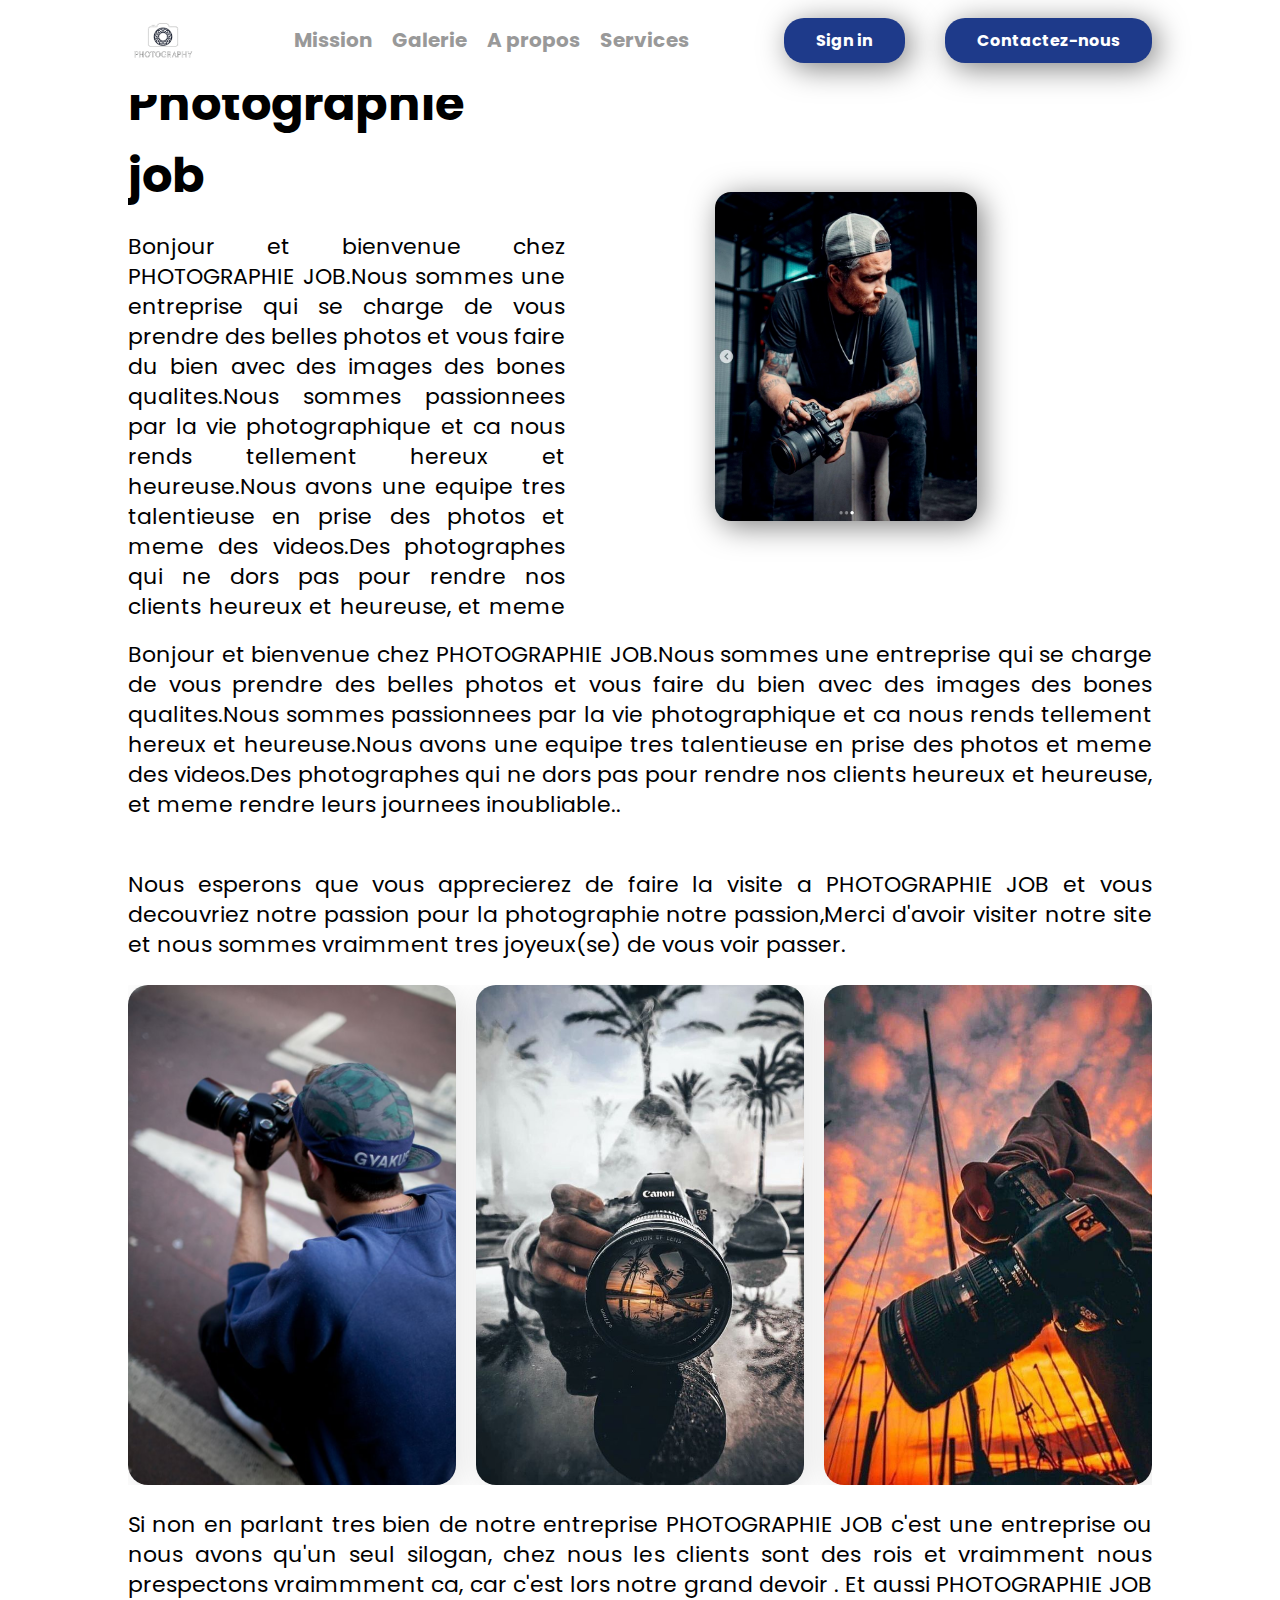
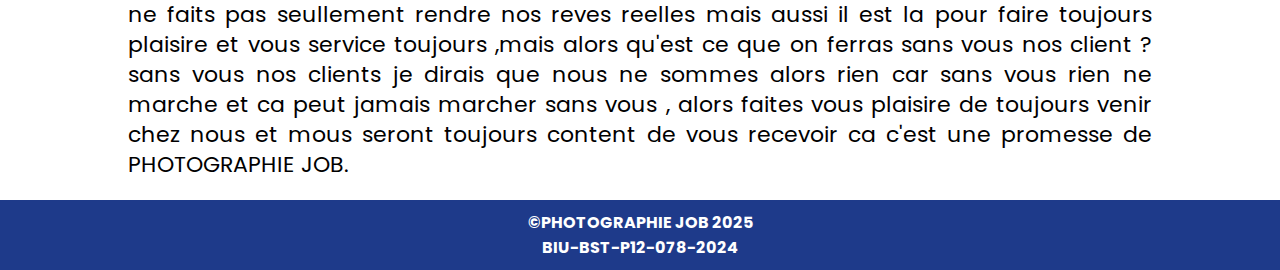
<file: index.html>
<!DOCTYPE html>
<html>

<head>
	<meta charset="UTF-8" />
	<title>Mon site</title>
	<link rel="stylesheet" href="style.css">
</head>

<body>
	<header>
		<div class="content-header">
			<img src="images/logo3.jpeg" alt="Logo">
			<nav>
				<ul>
					<li><a href="mission.html" class="hover" target="_blank">Mission
						</a></li>

					<li> <a href="galerie.html" class="hover" target="_blank">Galerie
							
						</a></li>
					<li><a href="apropos.html" class="hover" target="_blank">A propos
							
						</a></li>
					<li><a href="services.html" class="hover" target="_blank">Services
							
						</a></li>
				</ul>
			</nav>
			<div class="btn-nav">
				<div class="btn-nav1">
					<a href="signin.html" class="btn-sing" target="_blank">Sign in</a>
				</div>
				<div class="btn-nav2">
					<a href="contact.html" class="btn-contact" target="_blank">Contactez-nous</a>
				</div>
			</div>
		</div>
	</header>
	<section class="section">
		<div class="section-content">
			<div class="nom-entreprise">
				<h1>Photographie<br>job</h1>
				<p>Bonjour et bienvenue chez PHOTOGRAPHIE JOB.Nous sommes une entreprise qui se charge de vous prendre
					des
					belles photos et vous faire du bien avec des images des bones qualites.Nous sommes passionnees par
					la
					vie photographique et ca nous rends tellement hereux et heureuse.Nous avons une equipe tres
					talentieuse
					en
					prise des photos et meme des videos.Des photographes qui ne dors pas pour rendre nos clients heureux
					et
					heureuse, et meme rendre leurs journees inoubliable..</p>
			</div>
			<div class="image-photographe">
				<img src="images/gallerie9.jpg" alt="image photographe">
			</div>
		</div>
	</section>
	<section class="accueil">
		<div class="accueil-content">
			<h1></h1>
			<p>Bonjour et bienvenue chez PHOTOGRAPHIE JOB.Nous sommes une entreprise qui se charge de vous prendre des
				belles photos et vous faire du bien avec des images des bones qualites.Nous sommes passionnees par la
				vie photographique et ca nous rends tellement hereux et heureuse.Nous avons une equipe tres talentieuse
				en
				prise des photos et meme des videos.Des photographes qui ne dors pas pour rendre nos clients heureux et
				heureuse, et meme rendre leurs journees inoubliable..</p><br><br>
			<p>Nous esperons que vous apprecierez de faire la visite a PHOTOGRAPHIE JOB et vous decouvriez notre passion
				pour la photographie notre passion,Merci d'avoir visiter notre site et nous sommes vraimment tres
				joyeux(se) de vous voir passer.</p>
			<div class="image-accueil">
				<div>
					<img src="images/gallerie11.jpg" alt="">
				</div>
				<div>
					<img src="images/gallerie8.jpg" alt="">
				</div>
				<div>
					<img src="images/gallerie7.jpg" alt="">
				</div>
			</div>
			<p>Si non en parlant tres bien de notre entreprise PHOTOGRAPHIE JOB c'est une entreprise ou nous avons qu'un
				seul silogan, chez nous les clients sont des rois et vraimment nous prespectons vraimmment ca, car c'est
				lors notre grand devoir . Et aussi PHOTOGRAPHIE JOB ne faits pas seullement rendre nos reves reelles
				mais aussi il est la pour faire toujours plaisire et vous service toujours
				,mais alors qu'est ce que on ferras sans vous nos client ? sans vous nos clients je dirais que nous ne
				sommes alors rien car sans vous rien ne marche et ca peut jamais marcher sans vous ,
				alors faites vous plaisire de toujours venir chez nous et mous seront toujours content de vous recevoir
				ca c'est une promesse de PHOTOGRAPHIE JOB.</p>

		</div>
	</section>
	 <footer>&copy;PHOTOGRAPHIE JOB 2025
    <p>BIU-BST-P12-078-2024</p>
   </footer>
</body>

</html>
</file>
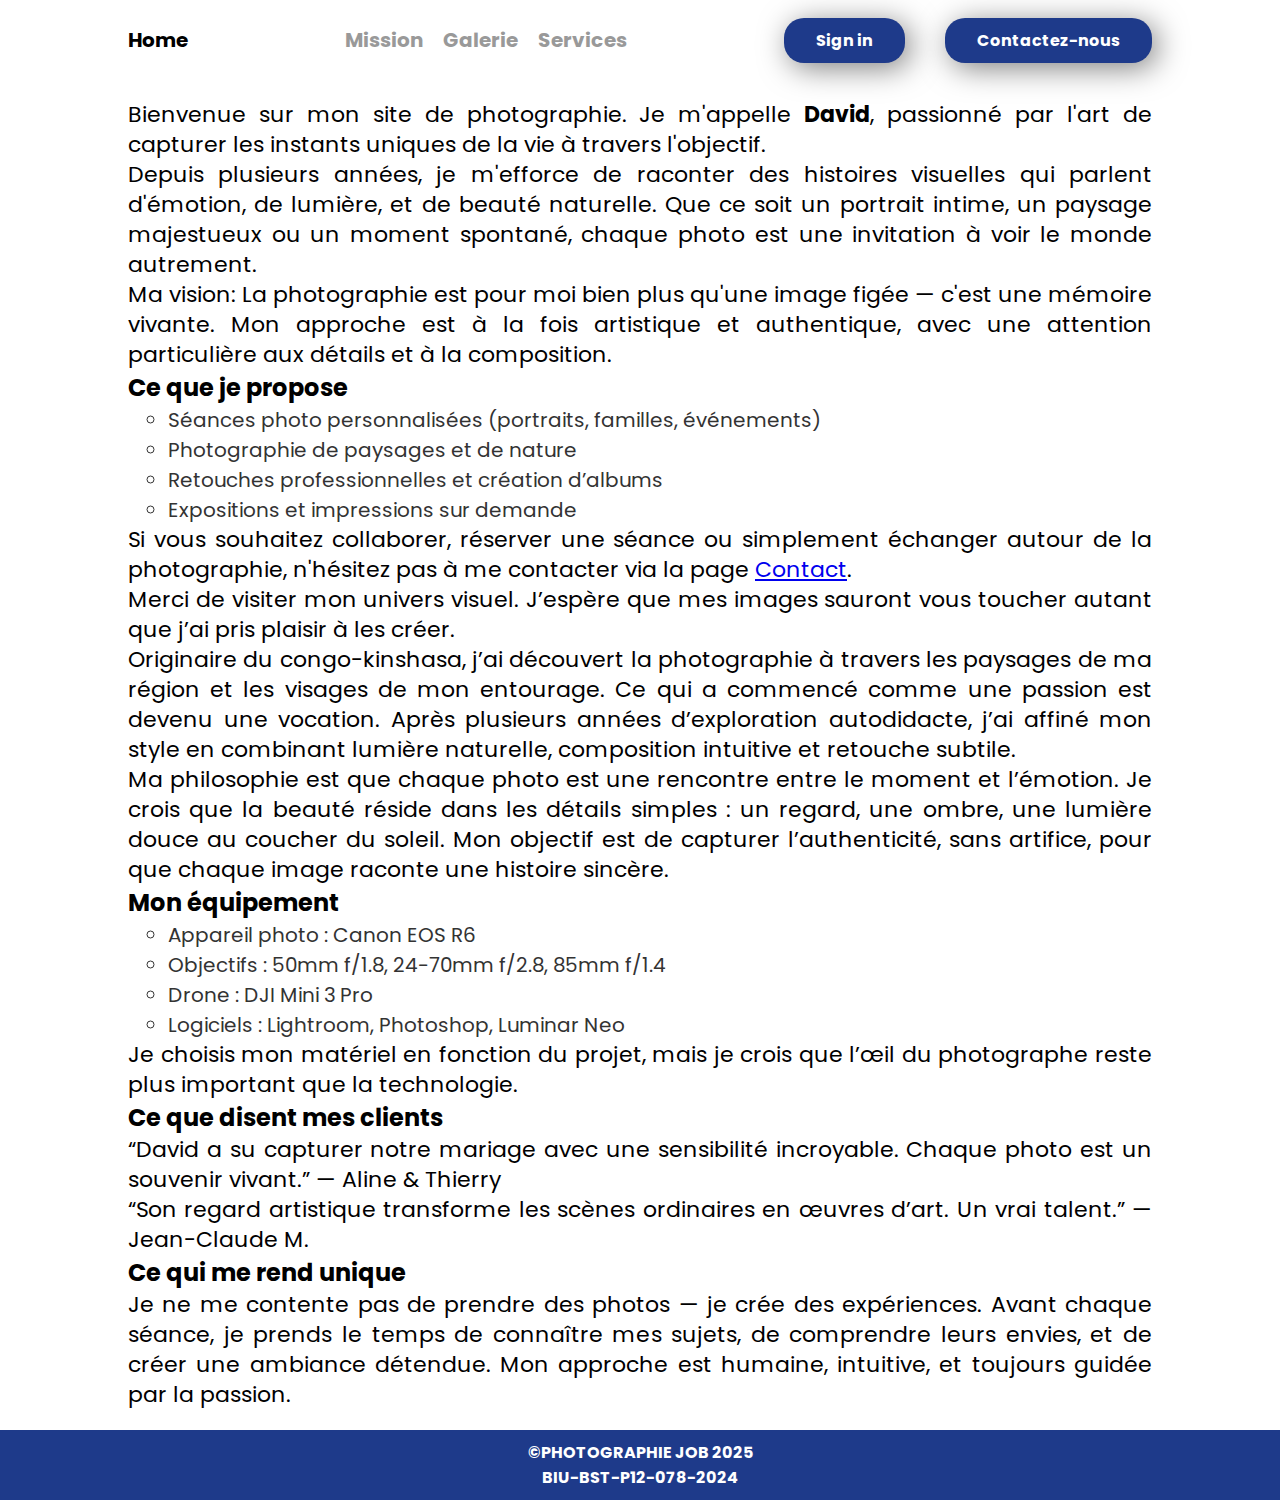
<file: apropos.html>
<!DOCTYPE html>
<html>

<head>
  <meta charset="UTF-8">
  <title>À propos</title>
  <link rel="stylesheet" href="style.css">
</head>

<body>
  <header>
    <div class="content-header">
      <a href="index.html" target="_blank">Home</a>
      <nav>
        <ul>
          <li> <a href="mission.html" class="hover" target="_blank">Mission
              <div class="hover"></div>
            </a></li>
          <li><a href="galerie.html" class="hover" target="_blank">Galerie
              <div class="hover"></div>
            </a></li>
          <li><a href="services.html" class="hover" target="_blank">Services
              <div class="hover"></div>
            </a></li>
        </ul>
      </nav>
     <div class="btn-nav">
				<div class="btn-nav1">
					<a href="signin.html" class="btn-sing" target="_blank">Sign in</a>
				</div>
				<div class="btn-nav2">
					<a href="contact.html" class="btn-contact" target="_blank">Contactez-nous</a>
				</div>
			</div>
    </div>
  </header>
  <section class="apropos">
    <div class="apropos-content">
      <!-- <h1>À propos de moi</h1> -->
      <p>
        Bienvenue sur mon site de photographie. Je m'appelle <strong>David</strong>, passionné par l'art de capturer les
        instants uniques de la vie à travers l'objectif.
      </p>

      <p>
        Depuis plusieurs années, je m'efforce de raconter des histoires visuelles qui parlent d'émotion, de lumière, et
        de beauté naturelle. Que ce soit un portrait intime, un paysage majestueux ou un moment spontané, chaque photo
        est une invitation à voir le monde autrement.
      </p>

      <p>
        Ma vision: La photographie est pour moi bien plus qu'une image figée — c'est une mémoire vivante. Mon approche
        est à la fois artistique et authentique, avec une attention particulière aux détails et à la composition.
      </p>

      <h2>Ce que je propose</h2>
      <ul class="list">
        <li>Séances photo personnalisées (portraits, familles, événements)</li>
        <li>Photographie de paysages et de nature</li>
        <li>Retouches professionnelles et création d’albums</li>
        <li>Expositions et impressions sur demande</li>
      </ul>
      <p>
        Si vous souhaitez collaborer, réserver une séance ou simplement échanger autour de la photographie, n'hésitez
        pas à me contacter via la page <a href="contact.html" target="_blank">Contact</a>.
      </p>

      <p>
        Merci de visiter mon univers visuel. J’espère que mes images sauront vous toucher autant que j’ai pris plaisir à
        les créer.
      </p>

      <p>
        Originaire du congo-kinshasa, j’ai découvert la photographie à travers les paysages de ma région et les visages
        de mon entourage. Ce qui a commencé comme une passion est devenu une vocation.
        Après plusieurs années d’exploration autodidacte, j’ai affiné mon style en combinant lumière naturelle,
        composition intuitive et retouche subtile.
      </p>
      <p>
        Ma philosophie est que chaque photo est une rencontre entre le moment et l’émotion. Je crois que la beauté
        réside dans les détails simples : un regard, une ombre, une lumière douce au coucher du soleil.
        Mon objectif est de capturer l’authenticité, sans artifice, pour que chaque image raconte une histoire sincère.
      </p>
      <h2>Mon équipement</h2>
      <ul class="list">
        <li>Appareil photo : Canon EOS R6</li>
        <li>Objectifs : 50mm f/1.8, 24-70mm f/2.8, 85mm f/1.4</li>
        <li>Drone : DJI Mini 3 Pro</li>
        <li>Logiciels : Lightroom, Photoshop, Luminar Neo</li>
      </ul>
      <p>
        Je choisis mon matériel en fonction du projet, mais je crois que l’œil du photographe reste plus important que
        la technologie.
      </p>
      <h2>Ce que disent mes clients</h2>
      <p>
        “David a su capturer notre mariage avec une sensibilité incroyable. Chaque photo est un souvenir vivant.” —
        Aline & Thierry
      </p>
      <p>
        “Son regard artistique transforme les scènes ordinaires en œuvres d’art. Un vrai talent.” — Jean-Claude M.
      </p>
      <h2>Ce qui me rend unique</h2>
      <p>
        Je ne me contente pas de prendre des photos — je crée des expériences. Avant chaque séance, je prends le temps
        de connaître mes sujets, de comprendre leurs envies, et de créer une ambiance détendue.
        Mon approche est humaine, intuitive, et toujours guidée par la passion.
      </p>

    </div>
  </section>
  <footer>&copy;PHOTOGRAPHIE JOB 2025
    <p>BIU-BST-P12-078-2024</p>
   </footer>
</body>

</html>
</file>
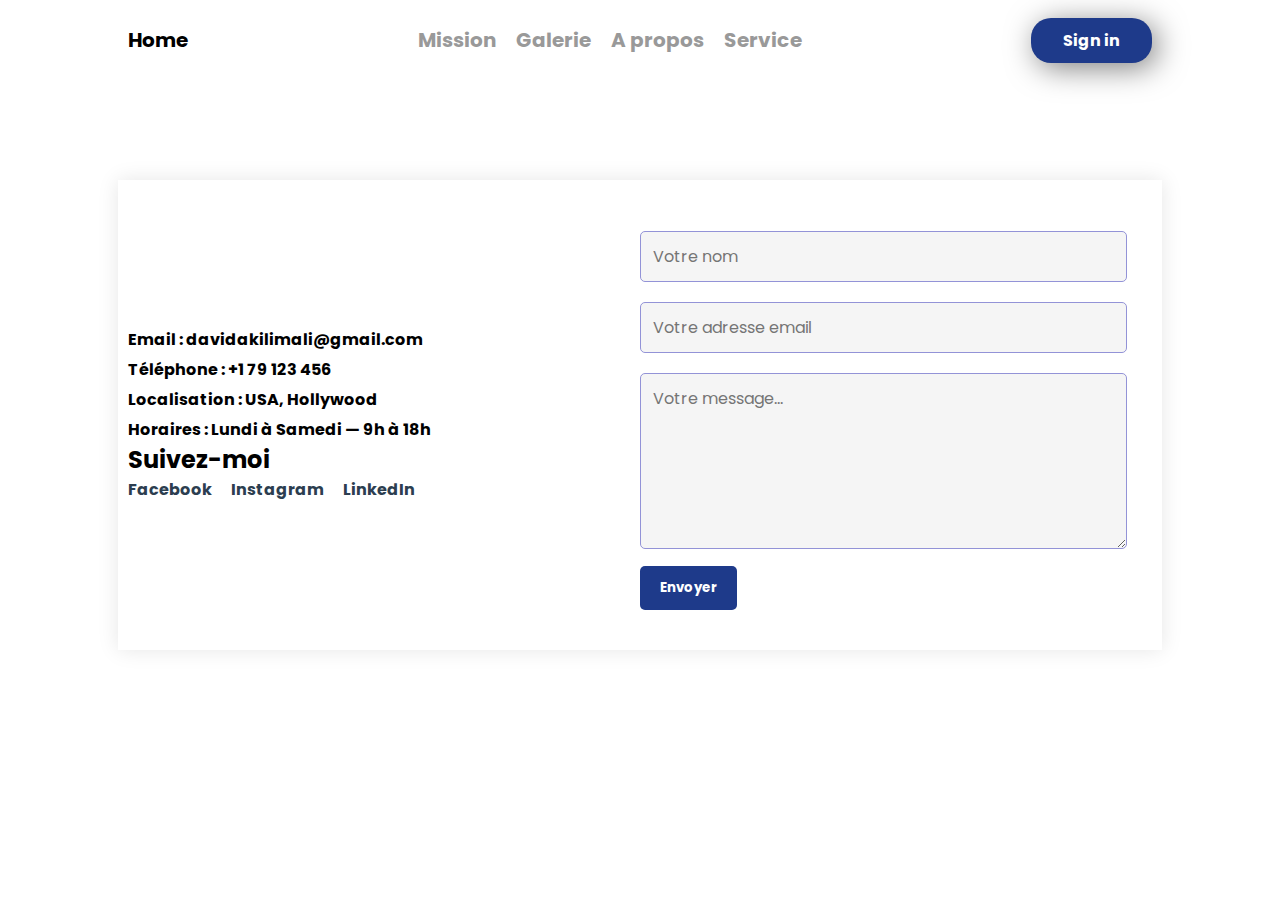
<file: contact.html>
<!DOCTYPE html>
<html lang="fr">
<head>
  <meta charset="UTF-8">
  <title>Contact</title>
  <link rel="stylesheet" href="style.css">
  <style>
  
 
  </style>
</head>
<body>
   <header>
    <div class="content-header">
      <a href="index.html">Home</a>
      <nav>
        <ul>
          <li> <a href="mission.html" class="hover">Mission
              <div class="hover"></div>
            </a></li>
          <li><a href="galerie.html" class="hover">Galerie
              <div class="hover"></div>
            </a></li>
          <li><a href="apropos.html" class="hover">A propos
              <div class="hover"></div>
            </a></li>
            <li><a href="services.html" class="hover">Service
              <div class="hover"></div>
            </a></li>
        </ul>
      </nav>
     <div class="btn-nav">
				<div class="btn-nav1">
					<a href="signin.html" class="btn-sing">Sign in</a>
				</div>
				<!-- <div class="btn-nav2">
					<a href="contact.html" class="btn-contact">Contactez-nous</a>
				</div> -->
			</div>
    </div>
  </header>
  <section class="contact">
    <div class="contact-content">
  <div class="info">
    <!-- <h2>Mes coordonnées</h2> -->
    <p>Email : davidakilimali@gmail.com</p>
    <p>Téléphone : +1 79 123 456</p>
    <p>Localisation : USA, Hollywood</p>
    <p>Horaires : Lundi à Samedi — 9h à 18h</p>
    <div class="social">
    <h2>Suivez-moi</h2>
    <a href="#">Facebook</a>
    <a href="#">Instagram</a>
    <a href="#">LinkedIn</a>
  </div>
  </div>
      <form class="fomr-contact">
    <!-- <label for="nom">Nom</label> -->
    <input type="text" id="nom" name="nom" placeholder="Votre nom" required>

    <!-- <label for="email">Email</label> -->
    <input type="email" id="email" name="email" placeholder="Votre adresse email" required>

    <!-- <label for="message">Message</label> -->
    <textarea id="message" name="message" rows="6" placeholder="Votre message..." required></textarea>

    <button type="submit">Envoyer</button>
  </form>
    </div>
  </section>
 
</body>
</html>
</file>
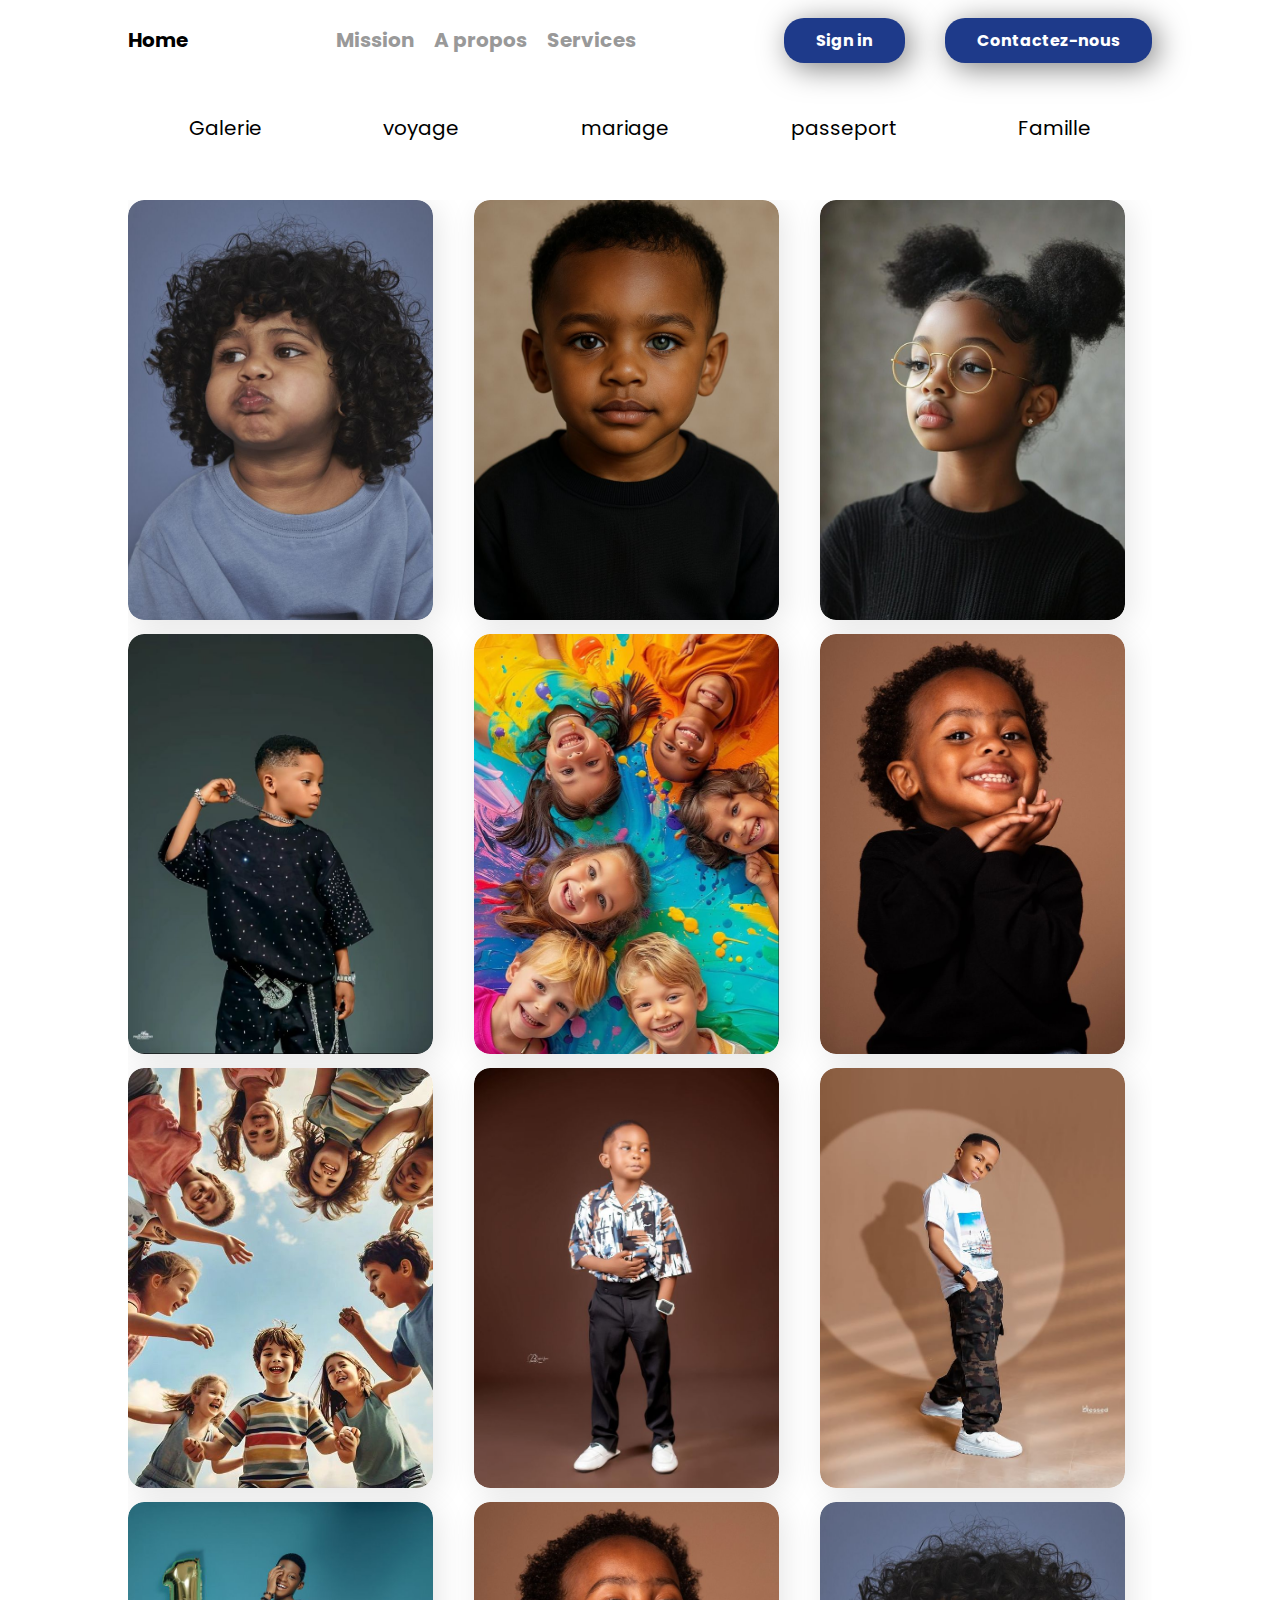
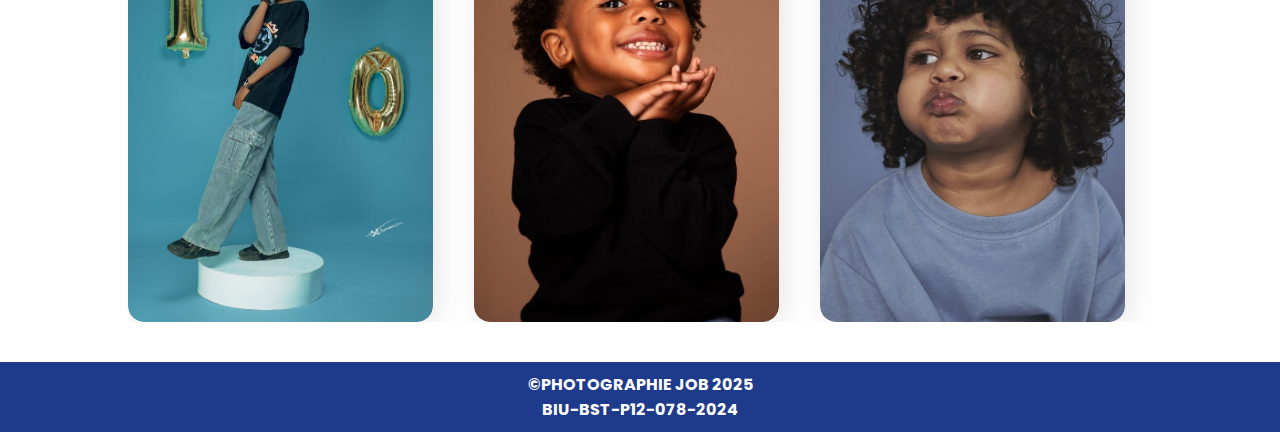
<file: enfants.html>
<!DOCTYPE html>
<html>
<head>
    <meta charset="UTF-8">
    <meta name="viewport" content="width=device-width, initial-scale=1.0">
    <title>Galerie</title>
    <link rel="stylesheet" href="style.css">
</head>
<body>
    <header>
    <div class="content-header">
      <a href="index.html">Home</a>
      <nav>
        <ul>
          <li> <a href="mission.html" class="hover">Mission
              <div class="hover"></div>
            </a></li>
          <li><a href="apropos.html" class="hover">A propos
              <div class="hover"></div>
            </a></li>
          <li><a href="services.html" class="hover">Services
              <div class="hover"></div>
            </a></li>
        </ul>
      </nav>
     <div class="btn-nav">
				<div class="btn-nav1">
					<a href="signin.html" class="btn-sing">Sign in</a>
				</div>
				<div class="btn-nav2">
					<a href="contact.html" class="btn-contact">Contactez-nous</a>
				</div>
			</div>
    </div>
  </header>
  <div class="categorie">
    <div class="categorie-content">
        <ul>
            <li><a href="galerie.html">Galerie</a></li>
            <li><a href="voyage.html">voyage</a></li>
            <li><a href="mariage.html">mariage</a></li>
            <li><a href="passeport.html">passeport</a></li>
            <li><a href="famille.html">Famille</a></li>
        </ul>
    </div>
  </div>
  <section class="Galerie">
    <div class="Galerie-content2">
      <div class="Galerie-content2-image">
        <img src="images/enfant1.jpg" alt="">
        <div class="Descriptions">
          <h1>Bryan</h1>
          <p>Art de vivre, tres souriant.et toujours joyeux</p>
        </div>

      </div>
      <div class="Galerie-content2-image">
        <img src="images/enfant10.jpg" alt="">
        <div class="Descriptions">
          <h1>Jerome</h1>
          <p>Art de vivre, tres calme,et toujours joyeux.</p>
        </div>

      </div>
      <div class="Galerie-content2-image">
        <img src="images/enfant2.jpg" alt="">
        <div class="Descriptions">
          <h1>Ange</h1>
          <p>vraimment tres jolie, tres souriante.et toujours joyeux.</p>
        </div>

      </div>
      <div class="Galerie-content2-image">
        <img src="images/enfant3.jpg" alt="">
        <div class="Descriptions">
          <h1>Kim</h1>
          <p>tres charismatique,tres souriant.et toujours joyeux.</p>
        </div>

      </div>
      <div class="Galerie-content2-image">
        <img src="images/enfant4.jpg " alt="">
        <div class="Descriptions">
          <h1>Famille</h1>
          <p>Art de vivre, tres souriant.et toujours joyeux.</p>
        </div>

      </div>
      <div class="Galerie-content2-image">
        <img src="images/enfant5.jpg" alt="">
        <div class="Descriptions">
          <h1>Jordan</h1>
          <p>Art de vivre,tres souriant.et toujours joyeux</p>
        </div>

      </div>
      <div class="Galerie-content2-image">
        <img src="images/enfant6.jpg" alt="">
        <div class="Descriptions">
          <h1>Famille</h1>
          <p>Art de vivre, tres souriant.et toujours joyeux</p>
        </div>

      </div>
      <div class="Galerie-content2-image">
        <img src="images/enfant7.jpg" alt="">
        <div class="Descriptions">
          <h1>Rodrigo</h1>
          <p>tres charmant, tres souriant.et toujours joyeux.</p>
        </div>

      </div>
      <div class="Galerie-content2-image">
        <img src="images/enfant8.jpg" alt="">
        <div class="Descriptions">
          <h1>Yves</h1>
          <p>tres charmant, tres souriant.et toujours joyeux.</p>
        </div>

      </div>
      <div class="Galerie-content2-image">
        <img src="images/enfant9.jpg" alt="">
        <div class="Descriptions">
          <h1>Josaphat</h1>
          <p>tres charmant, tres souriant.et toujours joyeux.</p>
        </div>

      </div>
      <div class="Galerie-content2-image">
        <img src="images/enfant5.jpg" alt="">
        <div class="Descriptions">
          <h1>Jordan fils</h1>
          <p>Art de vivre,tres souriant.et toujours joyeux.</p>
        </div>

      </div>
      <div class="Galerie-content2-image">
        <img src="images/enfant1.jpg" alt="">
        <div class="Descriptions">
          <h1>France</h1>
          <p>Art de vivre, cuisine raffine et paysages enchanteurs.</p>
        </div>

      </div>

    </div>
  </section>
   <footer>&copy;PHOTOGRAPHIE JOB 2025
    <p>BIU-BST-P12-078-2024</p>
   </footer>
</body>
</html>
</file>
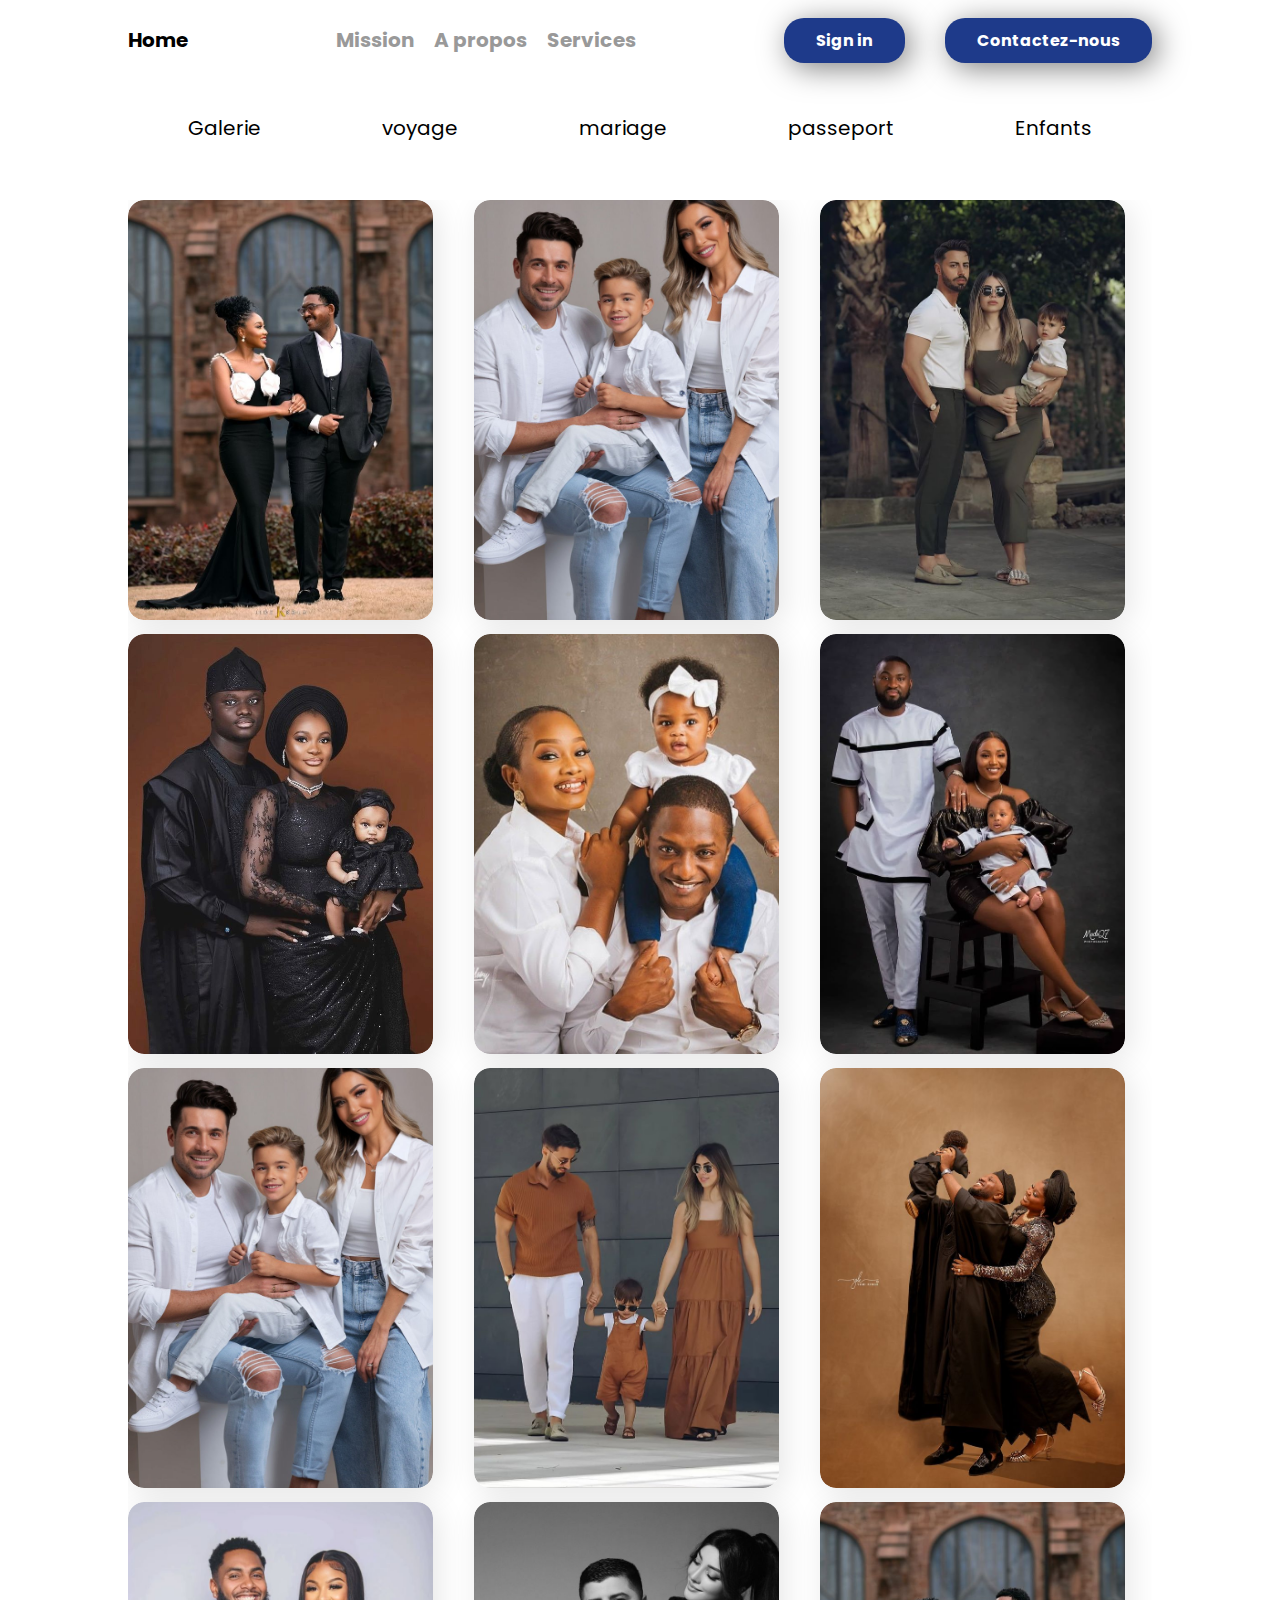
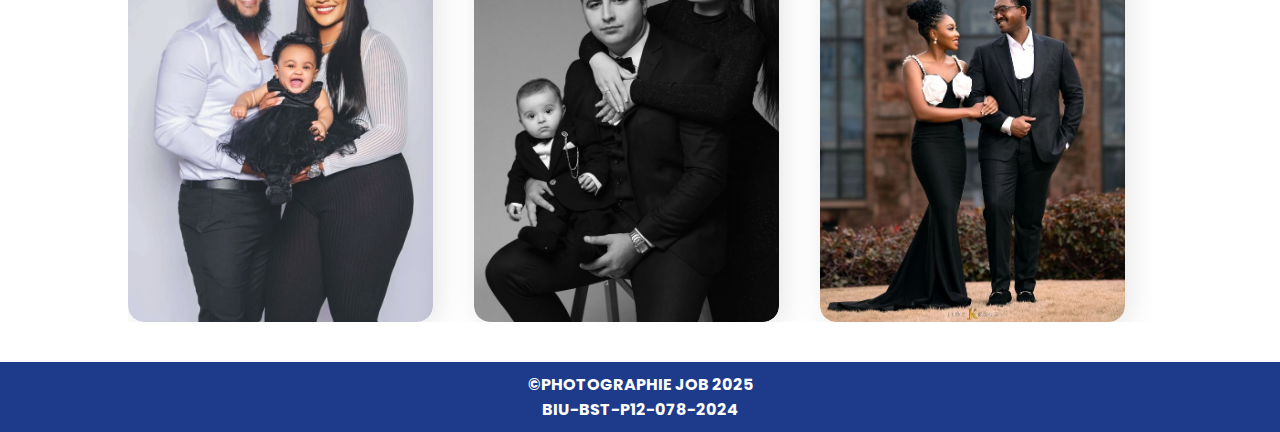
<file: famille.html>
<!DOCTYPE html>
<html>
<head>
    <meta charset="UTF-8">
    <meta name="viewport" content="width=device-width, initial-scale=1.0">
    <title>Galerie</title>
    <link rel="stylesheet" href="style.css">
</head>
<body>
    <header>
    <div class="content-header">
      <a href="index.html">Home</a>
      <nav>
        <ul>
          <li> <a href="mission.html" class="hover">Mission
              <div class="hover"></div>
            </a></li>
          <li><a href="apropos.html" class="hover">A propos
              <div class="hover"></div>
            </a></li>
          <li><a href="services.html" class="hover">Services
              <div class="hover"></div>
            </a></li>
        </ul>
      </nav>
      <div class="btn-nav">
				<div class="btn-nav1">
					<a href="signin.html" class="btn-sing">Sign in</a>
				</div>
				<div class="btn-nav2">
					<a href="contact.html" class="btn-contact">Contactez-nous</a>
				</div>
			</div>
    </div>
  </header>
  <div class="categorie">
    <div class="categorie-content">
        <ul>
            <li><a href="galerie.html">Galerie</a></li>
            <li><a href="voyage.html">voyage</a></li>
            <li><a href="mariage.html">mariage</a></li>
            <li><a href="passeport.html">passeport</a></li>
            <li><a href="enfants.html">Enfants</a></li>
           
        </ul>
    </div>
  </div>
  <section class="Galerie">
    <div class="Galerie-content2">
      <div class="Galerie-content2-image">
        <img src="images/famille1.jpg" alt="">
        <div class="Descriptions">
          <h1>Famillie Daniel</h1>
          <p>Art de vivre, cuisine raffine et paysages enchanteurs.</p>
        </div>

      </div>
      <div class="Galerie-content2-image">
        <img src="images/famille4.jpg" alt="">
        <div class="Descriptions">
          <h1>Famille Michel</h1>
          <p>Art de vivre, cuisine raffine et paysages enchanteurs.</p>
        </div>

      </div>
      <div class="Galerie-content2-image">
        <img src="images/famille8.jpg" alt="">
        <div class="Descriptions">
          <h1>Famille Alvarez</h1>
          <p>On vous souhaite une belle vie et que la joie regne dans votre maison</p>
        </div>

      </div>
      <div class="Galerie-content2-image">
        <img src="images/famille7.jpg" alt="">
        <div class="Descriptions">
          <h1>Famille Marcus</h1>
          <p>On vous souhaite une belle vie et que la joie regne dans votre maison.</p>
        </div>

      </div>
      <div class="Galerie-content2-image">
        <img src="images/famille6.jpg" alt="">
        <div class="Descriptions">
          <h1>Famille Patrick</h1>
          <p>On vous souhaite une belle vie et que la joie regne dans votre maison.</p>
        </div>

      </div>
      <div class="Galerie-content2-image">
        <img src="images/famille5.jpg" alt="">
        <div class="Descriptions">
          <h1>Famille Mukuna</h1>
          <p>On vous souhaite une belle vie et que la joie regne dans votre maison.</p>
        </div>

      </div>
      <div class="Galerie-content2-image">
        <img src="images/famille4.jpg" alt="">
        <div class="Descriptions">
          <h1>Famille Vigile</h1>
          <p>On vous souhaite une belle vie et que la joie regne dans votre maison.</p>
        </div>

      </div>
      <div class="Galerie-content2-image">
        <img src="images/famille2.jpg" alt="">
        <div class="Descriptions">
          <h1>Amisi</h1>
          <p>On vous souhaite une belle vie et que la joie regne dans votre maison.</p>
        </div>

      </div>
      <div class="Galerie-content2-image">
        <img src="images/famille11.jpg" alt="">
        <div class="Descriptions">
          <h1>Famille Ndongo </h1>
          <p>On vous souhaite une belle vie et que la joie regne dans votre maison.</p>
        </div>

      </div>
      <div class="Galerie-content2-image">
        <img src="images/famille10.jpg" alt="">
        <div class="Descriptions">
          <h1>Fa Ebuke</h1>
          <p>On vous souhaite une belle vie et que la joie regne dans votre maison.</p>
        </div>

      </div>
      <div class="Galerie-content2-image">
        <img src="images/famille10 (2).jpg" alt="">
        <div class="Descriptions">
          <h1>Famille du bois</h1>
          <p>On vous souhaite une belle vie et que la joie regne dans votre maison</p>
        </div>

      </div>
      <div class="Galerie-content2-image">
        <img src="images/famille1.jpg" alt="">
        <div class="Descriptions">
          <h1>Ada et Erick</h1>
          <p>On vous souhaite une belle vie et que la joie regne dans votre maison</p>
        </div>

      </div>

    </div>
  </section>
    <footer>&copy;PHOTOGRAPHIE JOB 2025
    <p>BIU-BST-P12-078-2024</p>
   </footer>
</body>
</html>
</file>
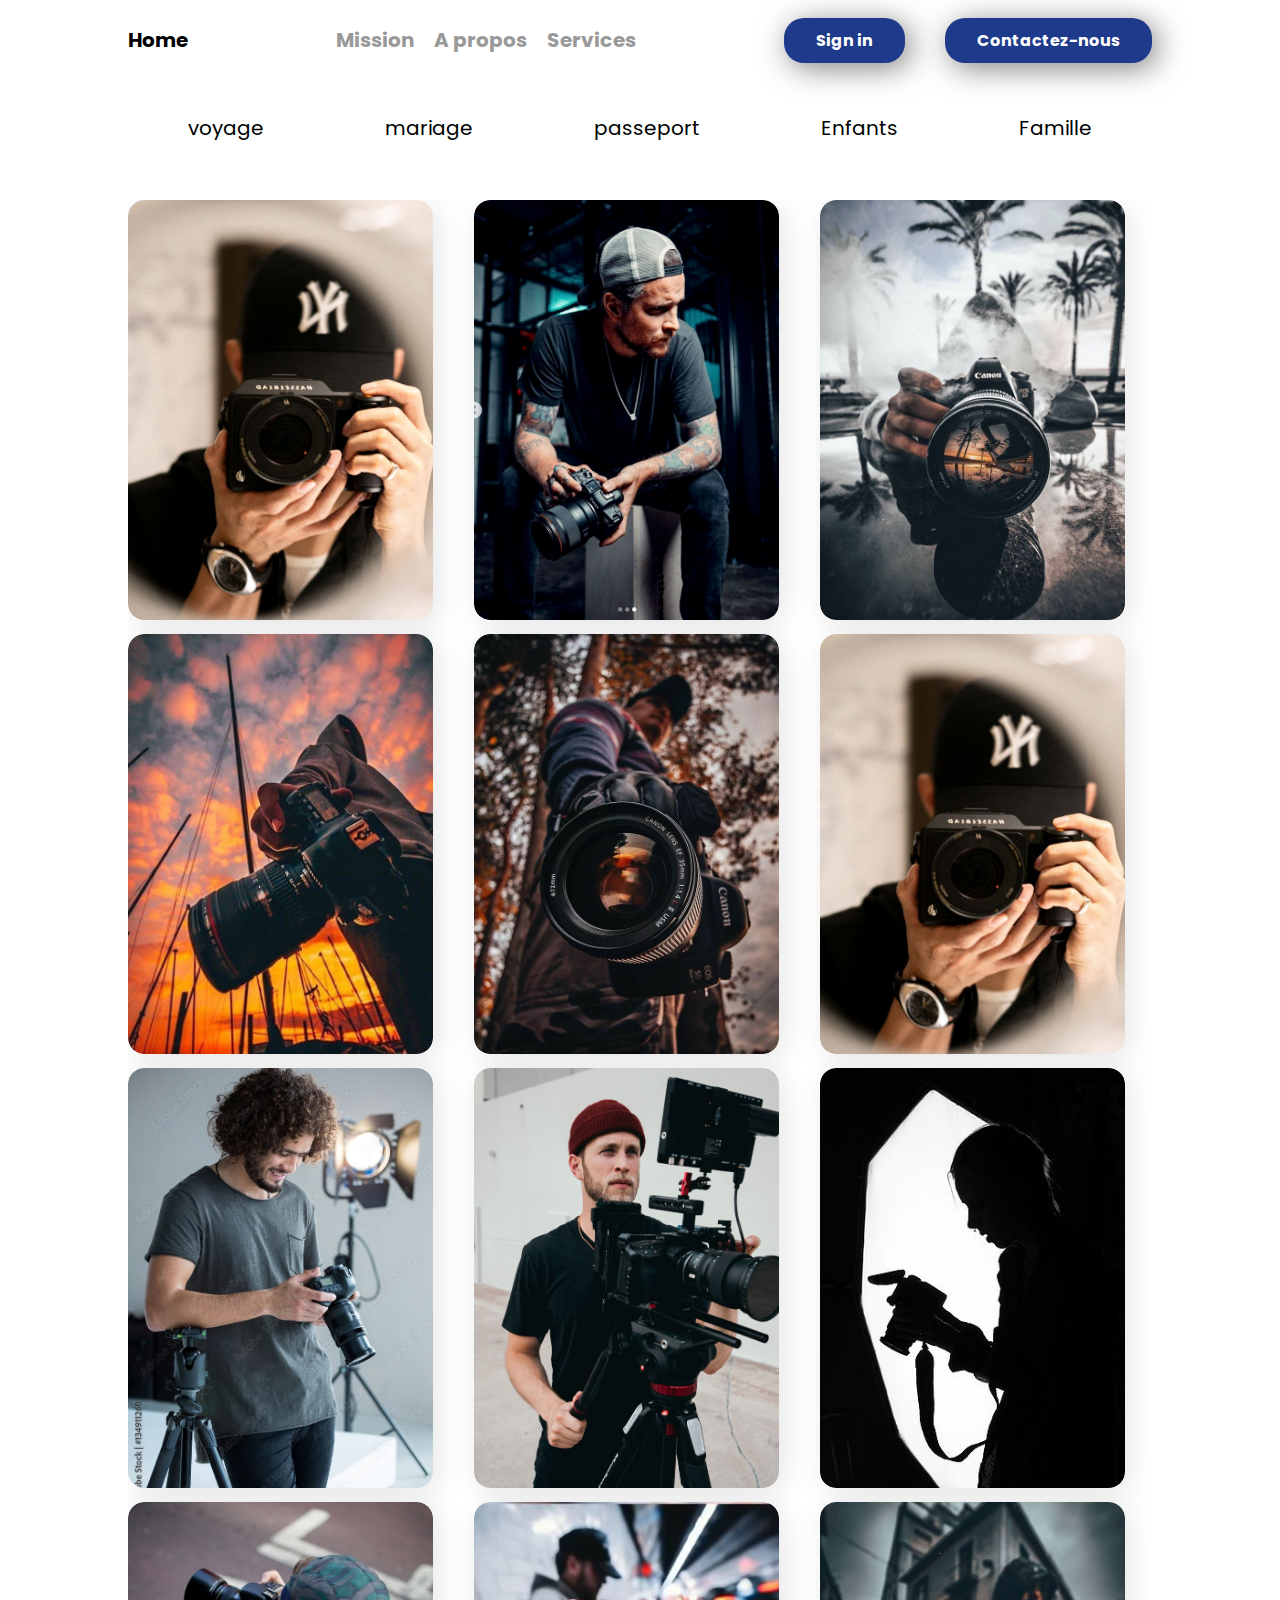
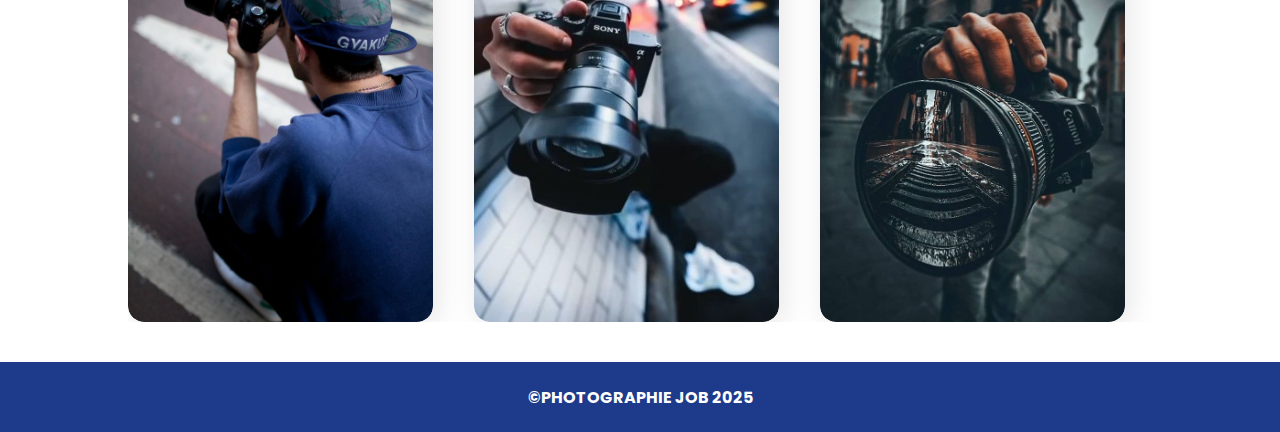
<file: galerie.html>
<!DOCTYPE html>
<html>

<head>
  <meta charset="UTF-8">
  <meta name="viewport" content="width=device-width, initial-scale=1.0">
  <title>Galerie</title>
  <link rel="stylesheet" href="style.css">
</head>

<body>
  <header>
    <div class="content-header">
      <a href="index.html">Home</a>
      <nav>
        <ul>
          <li> <a href="mission.html" class="hover">Mission
              <div class="hover"></div>
            </a></li>
          <li><a href="apropos.html" class="hover">A propos
              <div class="hover"></div>
            </a></li>
          <li><a href="services.html" class="hover">Services
              <div class="hover"></div>
            </a></li>
        </ul>
      </nav>
     <div class="btn-nav">
				<div class="btn-nav1">
					<a href="signin.html" class="btn-sing">Sign in</a>
				</div>
				<div class="btn-nav2">
					<a href="contact.html" class="btn-contact">Contactez-nous</a>
				</div>
			</div>
    </div>
  </header>
  <div class="categorie">
    <div class="categorie-content">
      <ul>
        <li><a href="voyage.html">voyage</a></li>
        <li><a href="mariage.html">mariage</a></li>
        <li><a href="passeport.html">passeport</a></li>
        <li><a href="enfants.html">Enfants</a></li>
        <li><a href="famille.html">Famille</a></li>
      </ul>
    </div>
  </div>
  <section class="Galerie">
    <div class="Galerie-content2">
      <div class="Galerie-content2-image">
        <img src="images/gallerie5.jpg" alt="">
        <div class="Descriptions">
          <h1>David</h1>
          <p>Cameramen talentueux et tres fort dans son domaine.</p>
        </div>

      </div>
      <div class="Galerie-content2-image">
        <img src="images/gallerie9.jpg" alt="">
        <div class="Descriptions">
          <h1>Luck</h1>
          <p>Cameramen talentueux et tres fort dans son domaine.</p>
        </div>

      </div>
      <div class="Galerie-content2-image">
        <img src="images/gallerie8.jpg" alt="">
        <div class="Descriptions">
          <h1>Jean</h1>
          <p>Cameramen talentueux et tres fort dans son domaine.</p>
        </div>

      </div>
      <div class="Galerie-content2-image">
        <img src="images/gallerie7.jpg" alt="">
        <div class="Descriptions">
          <h1>Benjamin</h1>
          <p>Cameramen talentueux et tres fort dans son domaine.</p>
        </div>

      </div>
      <div class="Galerie-content2-image">
        <img src="images/gallerie6.jpg" alt="">
        <div class="Descriptions">
          <h1>Destin</h1>
          <p>Cameramen talentueux et tres fort dans son domaine.</p>
        </div>

      </div>
      <div class="Galerie-content2-image">
        <img src="images/gallerie5.jpg" alt="">
        <div class="Descriptions">
          <h1>Marcus</h1>
          <p>Cameramen talentueux et tres fort dans son domaine.</p>
        </div>

      </div>
      <div class="Galerie-content2-image">
        <img src="images/gallerie4.jpg" alt="">
        <div class="Descriptions">
          <h1>David</h1>
          <p>Cameramen talentueux et tres fort dans son domaine.</p>
        </div>

      </div>
      <div class="Galerie-content2-image">
        <img src="images/gallerie3.jpg" alt="">
        <div class="Descriptions">
          <h1>Michel</h1>
          <p>Cameramen talentueux et tres fort dans son domaine</p>
        </div>

      </div>
      <div class="Galerie-content2-image">
        <img src="images/gallerie2.jpg" alt="">
        <div class="Descriptions">
          <h1>Josaphat</h1>
          <p>Cameramen talentueux et tres fort dans son domaine.</p>
        </div>

      </div>
      <div class="Galerie-content2-image">
        <img src="images/gallerie11.jpg" alt="">
        <div class="Descriptions">
          <h1>Janvier</h1>
          <p>Cameramen talentueux et tres fort dans son domaine.</p>
        </div>

      </div>
      <div class="Galerie-content2-image">
        <img src="images/gallerie10.jpg" alt="">
        <div class="Descriptions">
          <h1>Jean pierre</h1>
          <p>Cameramen talentueux et tres fort dans son domaine.</p>
        </div>

      </div>
      <div class="Galerie-content2-image">
        <img src="images/gallerie1.jpg" alt="">
        <div class="Descriptions">
          <h1>Jordan</h1>
          <p>Cameramen talentueux et tres fort dans son domaine.</p>
        </div>

      </div>

    </div>
  </section>
  <footer>&copy;PHOTOGRAPHIE JOB 2025</footer>
</body>

</html>
</file>
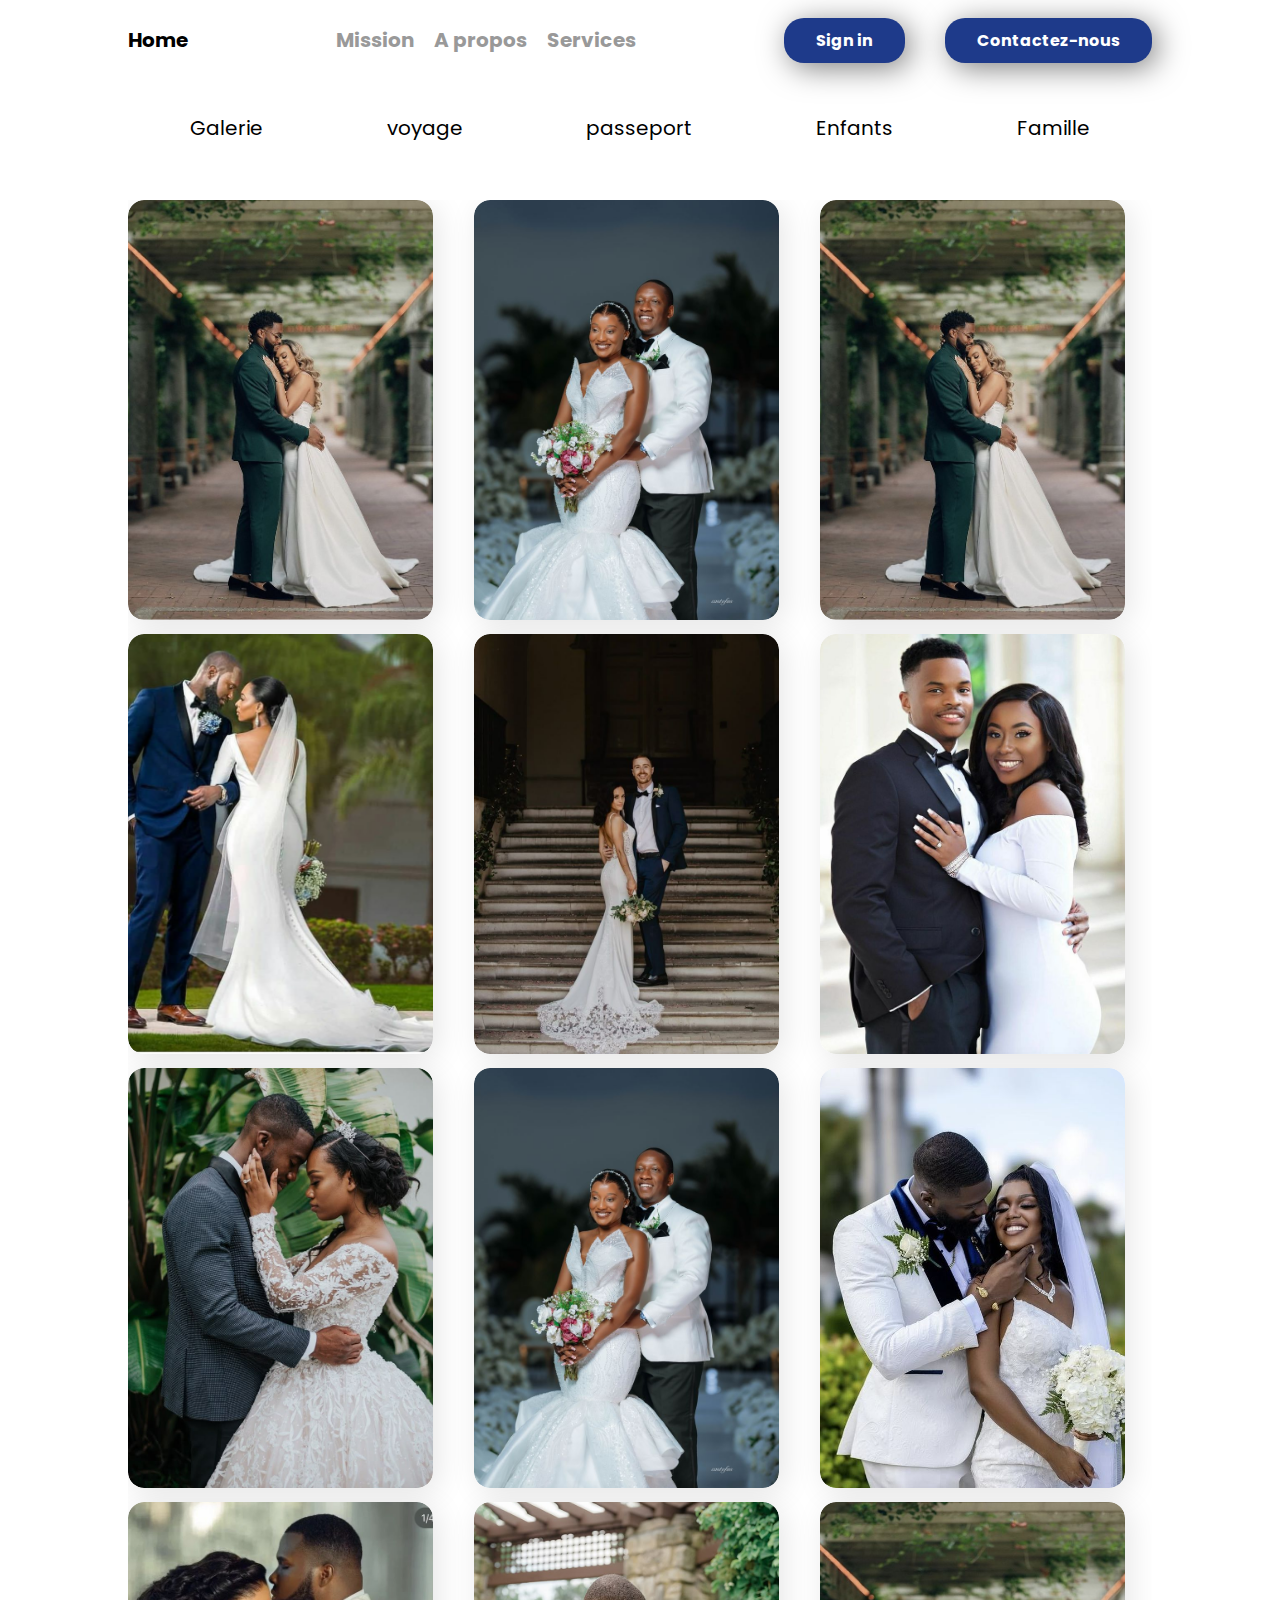
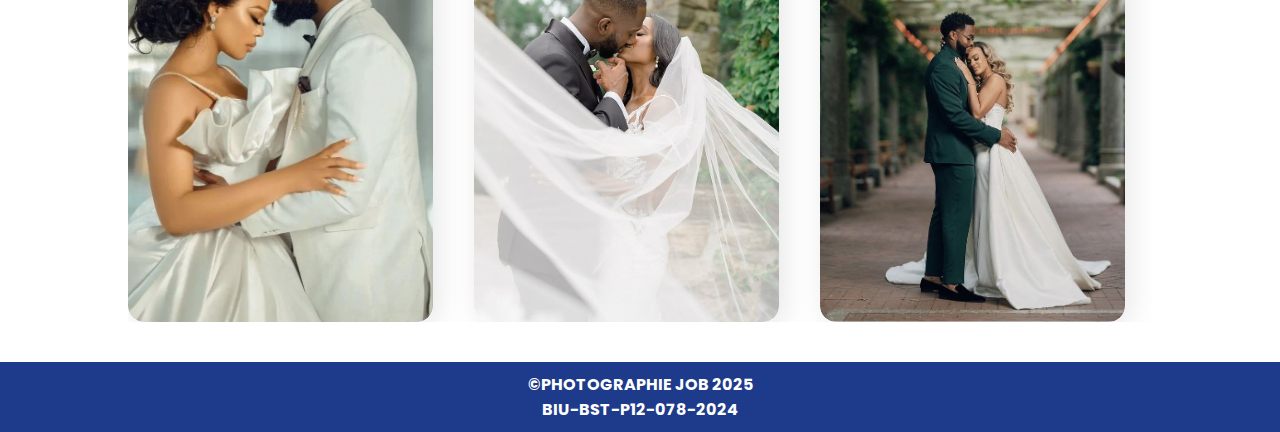
<file: mariage.html>
<!DOCTYPE html>
<html>
<head>
    <meta charset="UTF-8">
    <meta name="viewport" content="width=device-width, initial-scale=1.0">
    <title>Galerie</title>
    <link rel="stylesheet" href="style.css">
</head>
<body>
    <header>
    <div class="content-header">
      <a href="index.html" target="_blank">Home</a>
      <nav>
        <ul>
          <li> <a href="mission.html" class="hover" target="_blank">Mission
              <div class="hover"></div>
            </a></li>
          <li><a href="apropos.html" class="hover" target="_blank">A propos
              <div class="hover"></div>
            </a></li>
          <li><a href="services.html" class="hover" target="_blank">Services
              <div class="hover"></div>
            </a></li>
        </ul>
      </nav>
     <div class="btn-nav">
				<div class="btn-nav1">
					<a href="signin.html" class="btn-sing" target="_blank">Sign in</a>
				</div>
				<div class="btn-nav2">
					<a href="contact.html" class="btn-contact" target="_blank">Contactez-nous</a>
				</div>
			</div>
    </div>
  </header>
  <div class="categorie">
    <div class="categorie-content">
        <ul>
            <li><a href="galerie.html" target="_blank">Galerie</a></li>
            <li><a href="voyage.html" target="_blank">voyage</a></li>
            <li><a href="passeport.html" target="_blank">passeport</a></li>
            <li><a href="enfants.html" target="_blank">Enfants</a></li>
            <li><a href="famille.html" target="_blank">Famille</a></li>
        </ul>
    </div>
  </div>
  <section class="Galerie">
    <div class="Galerie-content2">
      <div class="Galerie-content2-image">
        <img src="images/mariage10.jpg" alt="">
        <div class="Descriptions">
          <h1>Bobo et Divine</h1>
          <p>On vous souhaite une belle vie et que la joie regne dans votre maison.</p>
        </div>

      </div>
      <div class="Galerie-content2-image">
        <img src="images/mariage3.jpg" alt="">
        <div class="Descriptions">
          <h1>Erick et Marie</h1>
          <p>On vous souhaite une belle vie et que la joie regne dans votre maison.</p>
        </div>

      </div>
      <div class="Galerie-content2-image">
        <img src="images/mariage8.jpg" alt="">
        <div class="Descriptions">
          <h1>Janvier et sama</h1>
          <p>On vous souhaite une belle vie et que la joie regne dans votre maison.</p>
        </div>

      </div>
      <div class="Galerie-content2-image">
        <img src="images/mariage7.jpg" alt="">
        <div class="Descriptions">
          <h1>Joe et Kessy</h1>
          <p>On vous souhaite une belle vie et que la joie regne dans votre maison.</p>
        </div>

      </div>
      <div class="Galerie-content2-image">
        <img src="images/mariage5.jpg" alt="">
        <div class="Descriptions">
          <h1>Scoot et Christel</h1>
          <p>On vous souhaite une belle vie et que la joie regne dans votre maison</p>
        </div>

      </div>
      <div class="Galerie-content2-image">
        <img src="images/mariage6.jpg" alt="">
        <div class="Descriptions">
          <h1>Michel et Daniella</h1>
          <p>On vous souhaite une belle vie et que la joie regne dans votre maison.</p>
        </div>

      </div>
      <div class="Galerie-content2-image">
        <img src="images/mariage4.jpg" alt="">
        <div class="Descriptions">
          <h1>Daniel et Daniella</h1>
          <p>On vous souhaite une belle vie et que la joie regne dans votre maison.</p>
        </div>

      </div>
      <div class="Galerie-content2-image">
        <img src="images/mariage3.jpg" alt="">
        <div class="Descriptions">
          <h1>Ebuke et Ange</h1>
          <p>On vous souhaite une belle vie et que la joie regne dans votre maison.</p>
        </div>

      </div>
      <div class="Galerie-content2-image">
        <img src="images/mariage2.jpg" alt="">
        <div class="Descriptions">
          <h1>Glore et Marie</h1>
          <p>On vous souhaite une belle vie et que la joie regne dans votre maison.</p>
        </div>

      </div>
      <div class="Galerie-content2-image">
        <img src="images/mariage12.jpg" alt="">
        <div class="Descriptions">
          <h1>Destin et Angel</h1>
          <p>On vous souhaite une belle vie et que la joie regne dans votre maison.</p>
        </div>

      </div>
      <div class="Galerie-content2-image">
        <img src="images/mariage11.jpg" alt="">
        <div class="Descriptions">
          <h1>Marcus et cecil</h1>
          <p>On vous souhaite une belle vie et que la joie regne dans votre maison.</p>
        </div>

      </div>
      <div class="Galerie-content2-image">
        <img src="images/mariage10.jpg" alt="">
        <div class="Descriptions">
          <h1>Prince et Michelline</h1>
          <p>On vous souhaite une belle vie et que la joie regne dans votre maison.</p>
        </div>

      </div>

    </div>
  </section>
  <footer>&copy;PHOTOGRAPHIE JOB 2025
    <p>BIU-BST-P12-078-2024</p>
   </footer>
</body>
</html>
</file>
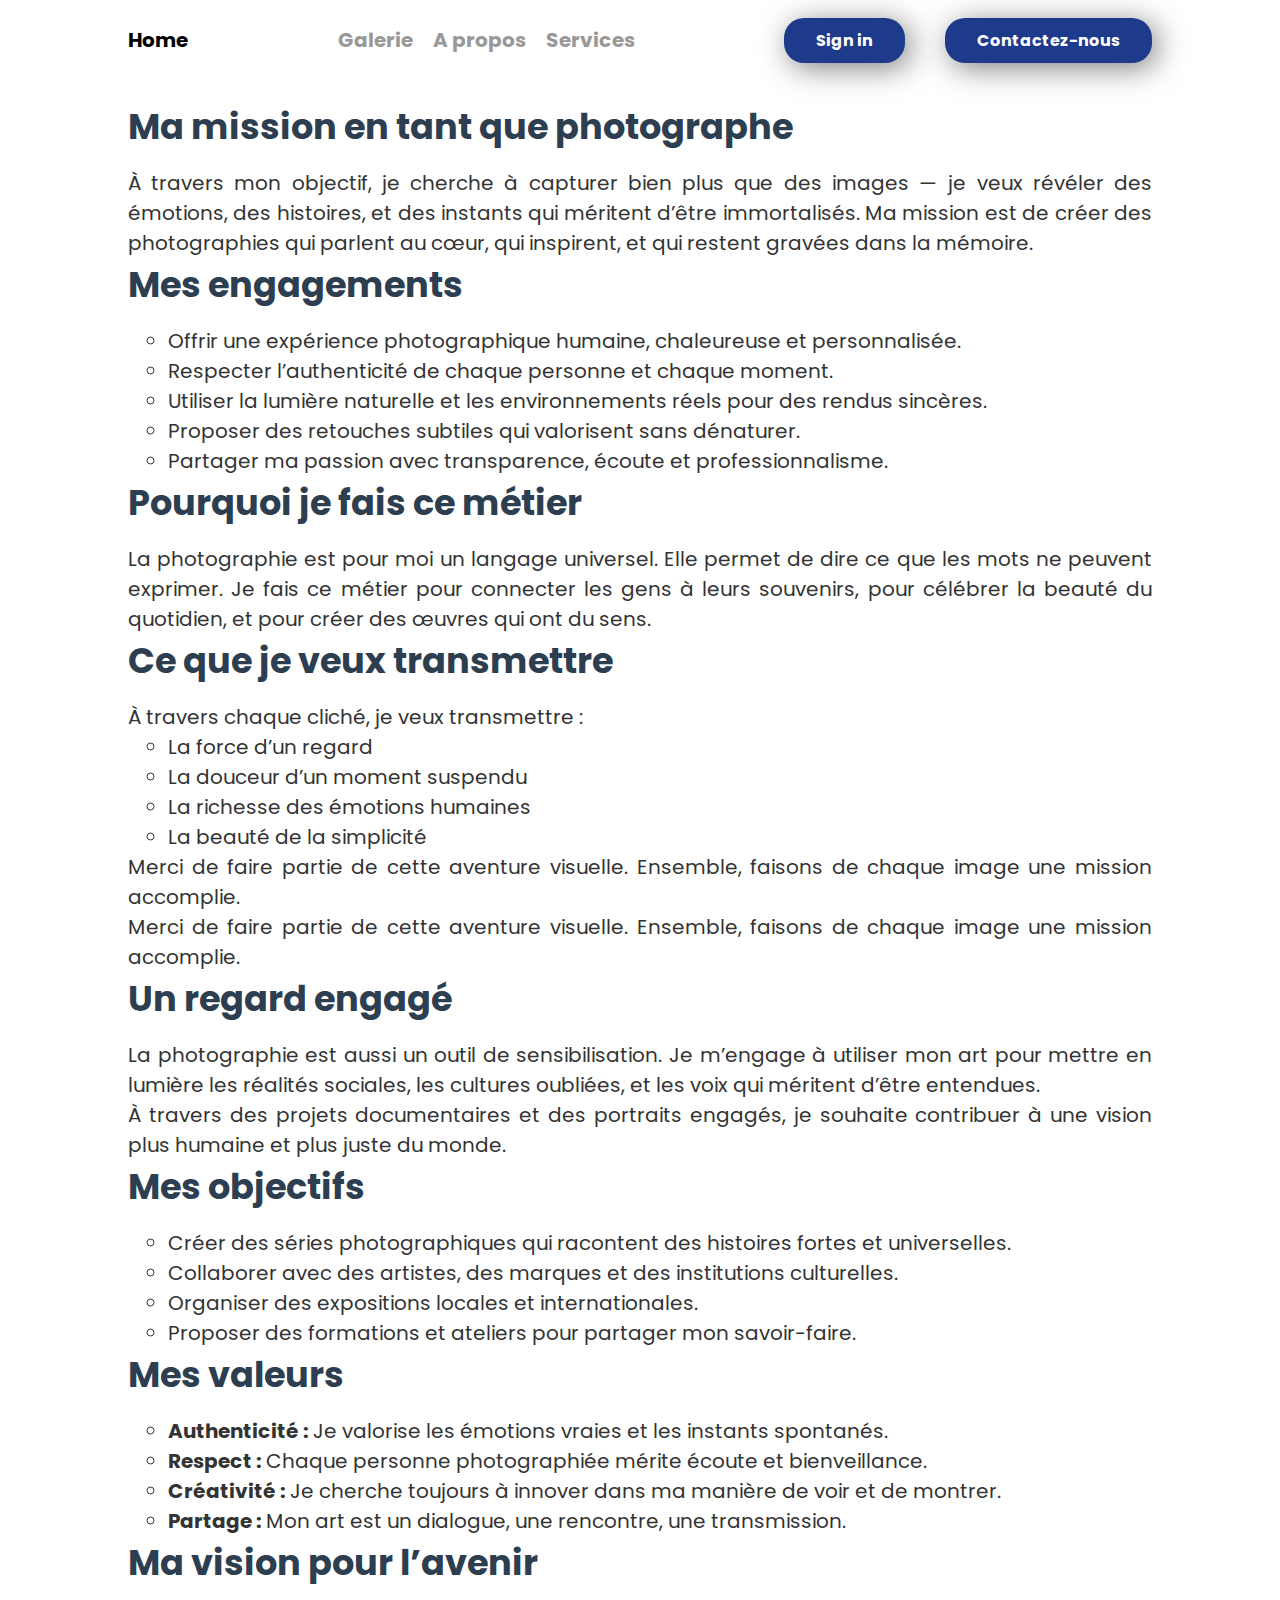
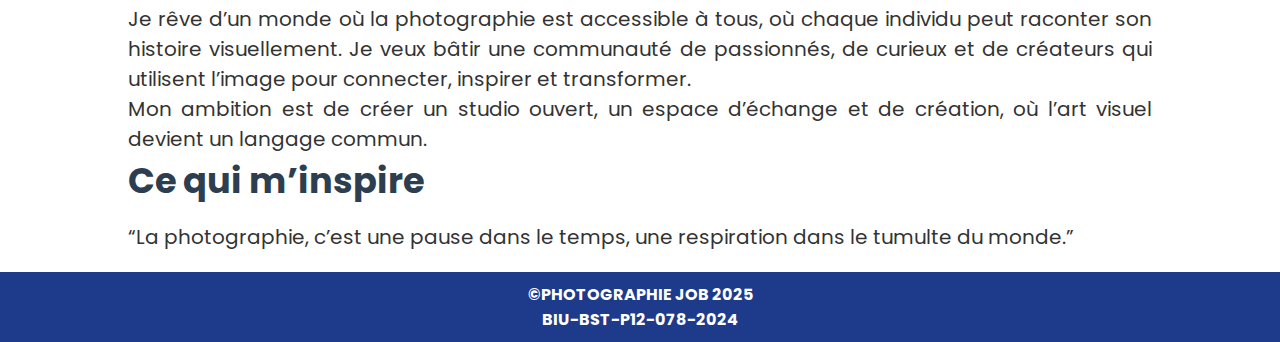
<file: mission.html>
<!DOCTYPE html>
<html>
<head>
  <meta charset="UTF-8">
  <title>Ma Mission</title>
  <link rel="stylesheet" href="style.css">
</head>

<body>
  <header>
    <div class="content-header">
      <a href="index.html">Home</a>
      <nav>
        <ul>
          <li> <a href="galerie.html" class="hover">Galerie
              <div class="hover"></div>
            </a></li>
          <li><a href="apropos.html" class="hover">A propos
              <div class="hover"></div>
            </a></li>
          <li><a href="services.html" class="hover">Services
              <div class="hover"></div>
            </a></li>
        </ul>
      </nav>
     <div class="btn-nav">
				<div class="btn-nav1">
					<a href="signin.html" class="btn-sing">Sign in</a>
				</div>
				<div class="btn-nav2">
					<a href="contact.html" class="btn-contact">Contactez-nous</a>
				</div>
			</div>
    </div>
  </header>
  <section class="mission">
    <div class="mission-content">
      <h1>Ma mission en tant que photographe</h1>

      <p>
        À travers mon objectif, je cherche à capturer bien plus que des images — je veux révéler des émotions, des
        histoires, et des instants qui méritent d’être immortalisés. Ma mission est de créer des photographies qui
        parlent au cœur, qui inspirent, et qui restent gravées dans la mémoire.
      </p>

      <h1>Mes engagements</h1>
      <ul class="list">
        <li>Offrir une expérience photographique humaine, chaleureuse et personnalisée.</li>
        <li>Respecter l’authenticité de chaque personne et chaque moment.</li>
        <li>Utiliser la lumière naturelle et les environnements réels pour des rendus sincères.</li>
        <li>Proposer des retouches subtiles qui valorisent sans dénaturer.</li>
        <li>Partager ma passion avec transparence, écoute et professionnalisme.</li>
      </ul>

      <h1>Pourquoi je fais ce métier</h1>
      <p>
        La photographie est pour moi un langage universel. Elle permet de dire ce que les mots ne peuvent exprimer. Je
        fais ce métier pour connecter les gens à leurs souvenirs, pour célébrer la beauté du quotidien, et pour créer
        des œuvres qui ont du sens.
      </p>

      <h1>Ce que je veux transmettre</h1>
      <p>
        À travers chaque cliché, je veux transmettre :
      </p>
      <ul class="list">
        <li>La force d’un regard</li>
        <li>La douceur d’un moment suspendu</li>
        <li>La richesse des émotions humaines</li>
        <li>La beauté de la simplicité</li>
      </ul>

      <p>
        Merci de faire partie de cette aventure visuelle. Ensemble, faisons de chaque image une mission accomplie.
      </p>
      <p>
        Merci de faire partie de cette aventure visuelle. Ensemble, faisons de chaque image une mission accomplie.
      </p>

</body>

<h1>Un regard engagé</h1>
<p>
  La photographie est aussi un outil de sensibilisation. Je m’engage à utiliser mon art pour mettre en lumière les
  réalités sociales, les cultures oubliées, et les voix qui méritent d’être entendues.
</p>
<p>
  À travers des projets documentaires et des portraits engagés, je souhaite contribuer à une vision plus humaine et plus
  juste du monde.
</p>
<h1>Mes objectifs</h1>
<ul class="list">
  <li>Créer des séries photographiques qui racontent des histoires fortes et universelles.</li>
  <li>Collaborer avec des artistes, des marques et des institutions culturelles.</li>
  <li>Organiser des expositions locales et internationales.</li>
  <li>Proposer des formations et ateliers pour partager mon savoir-faire.</li>
</ul>
<h1>Mes valeurs</h1>
<ul class="list">
  <li><strong>Authenticité :</strong> Je valorise les émotions vraies et les instants spontanés.</li>
  <li><strong>Respect :</strong> Chaque personne photographiée mérite écoute et bienveillance.</li>
  <li><strong>Créativité :</strong> Je cherche toujours à innover dans ma manière de voir et de montrer.</li>
  <li><strong>Partage :</strong> Mon art est un dialogue, une rencontre, une transmission.</li>
</ul>
<h1>Ma vision pour l’avenir</h1>
<p>
  Je rêve d’un monde où la photographie est accessible à tous, où chaque individu peut raconter son histoire
  visuellement. Je veux bâtir une communauté de passionnés, de curieux et de créateurs qui utilisent l’image pour
  connecter, inspirer et transformer.
</p>
<p>
  Mon ambition est de créer un studio ouvert, un espace d’échange et de création, où l’art visuel devient un langage
  commun.
</p>
<h1>Ce qui m’inspire</h1>
<p>
  “La photographie, c’est une pause dans le temps, une respiration dans le tumulte du monde.”
</p>
</div>
</section>
</body>
 <footer>&copy;PHOTOGRAPHIE JOB 2025
    <p>BIU-BST-P12-078-2024</p>
   </footer>
</html>
</file>
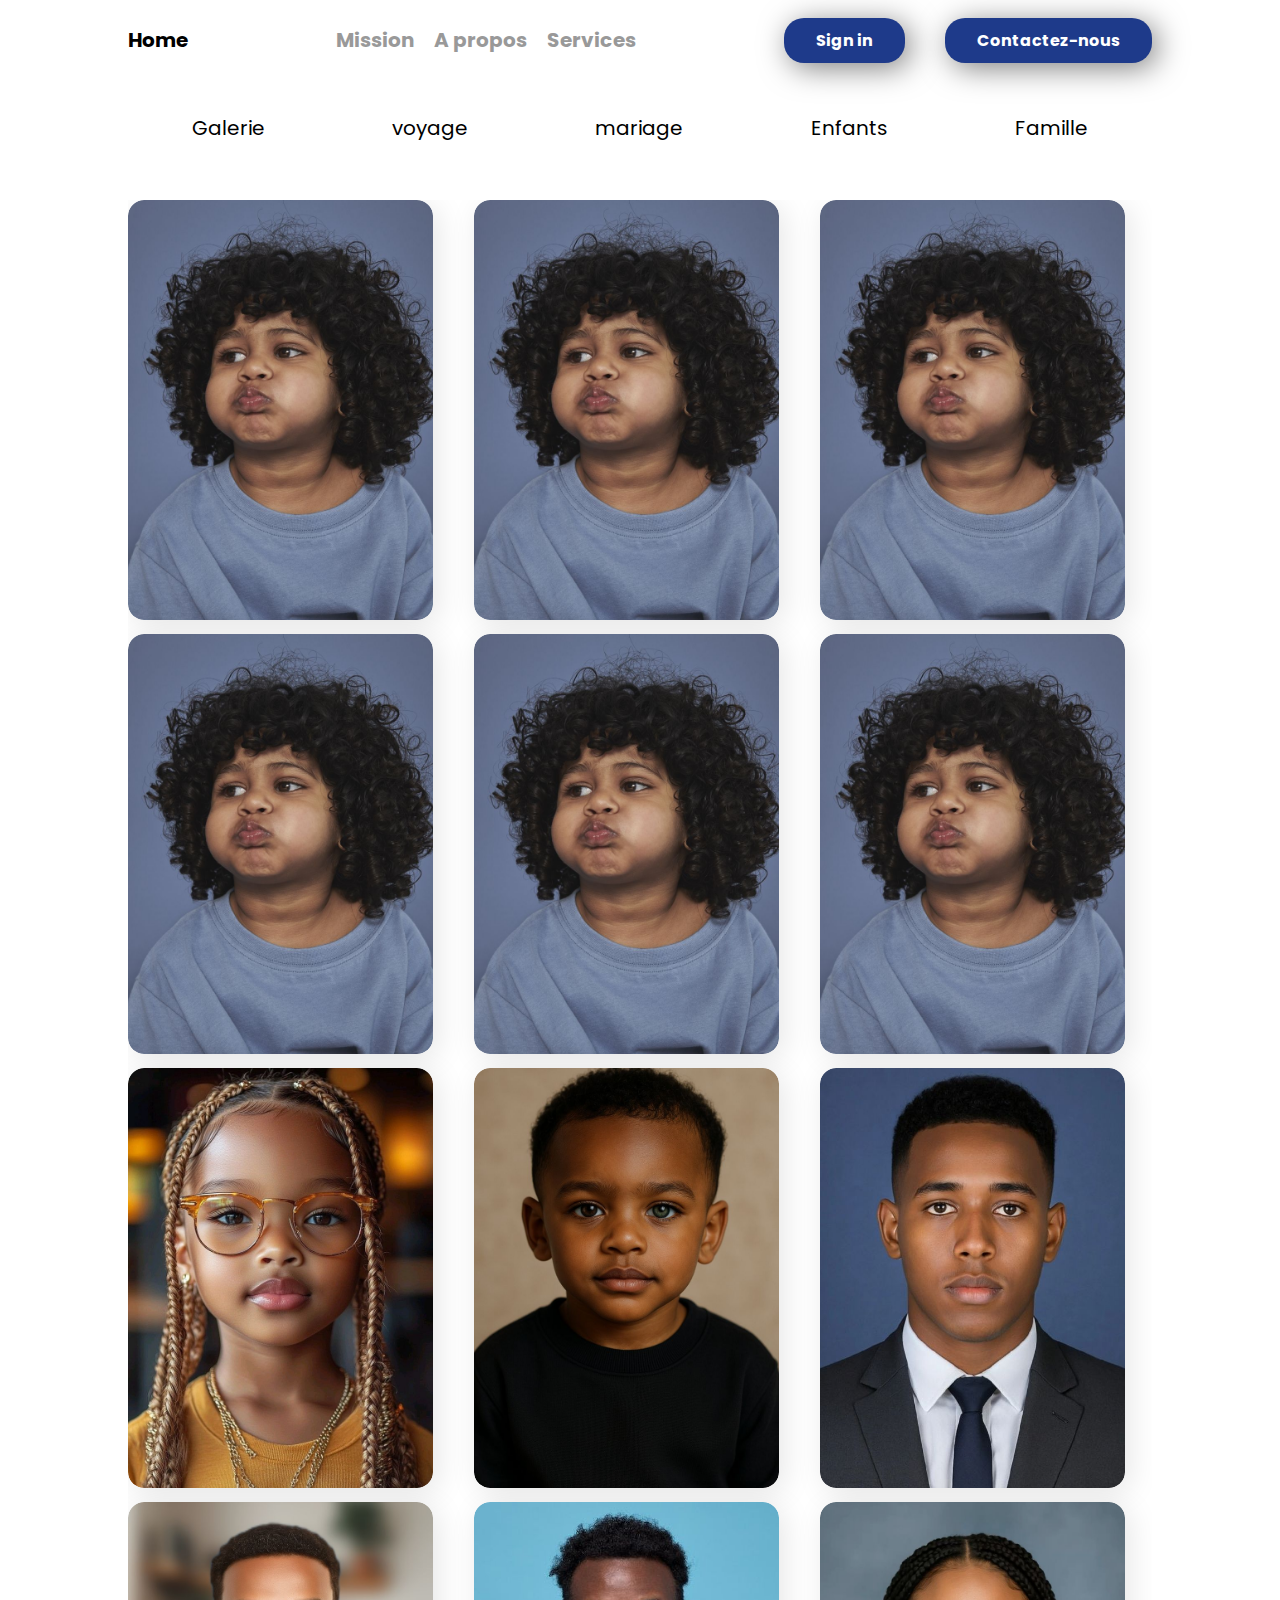
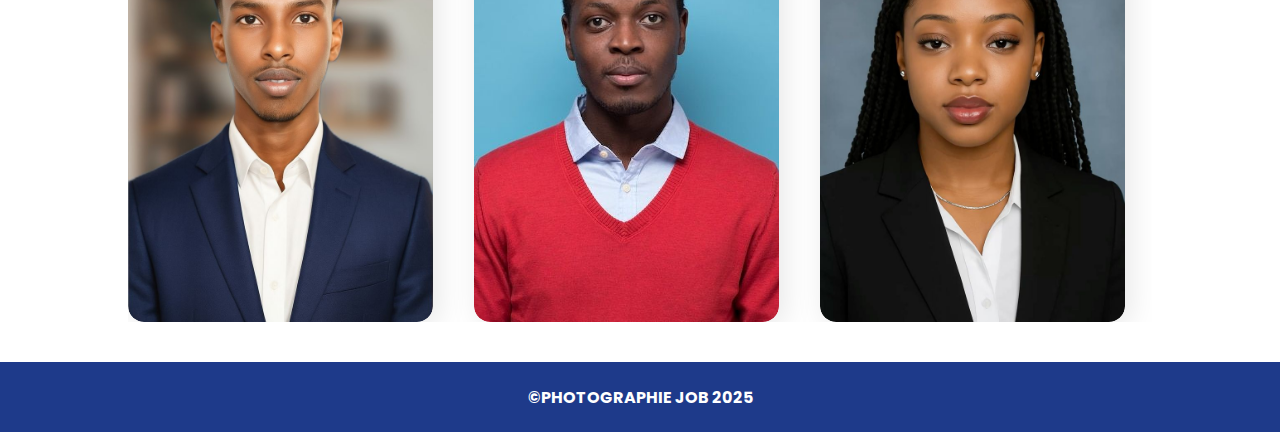
<file: passeport.html>
<!DOCTYPE html>
<html>
<head>
    <meta charset="UTF-8">
    <meta name="viewport" content="width=device-width, initial-scale=1.0">
    <title>Galerie</title>
    <link rel="stylesheet" href="style.css">
</head>
<body>
    <header>
    <div class="content-header">
      <a href="index.html">Home</a>
      <nav>
        <ul>
          <li> <a href="mission.html" class="hover">Mission
              <div class="hover"></div>
            </a></li>
          <li><a href="apropos.html" class="hover">A propos
              <div class="hover"></div>
            </a></li>
          <li><a href="services.html" class="hover">Services
              <div class="hover"></div>
            </a></li>
        </ul>
      </nav>
     <div class="btn-nav">
				<div class="btn-nav1">
					<a href="signin.html" class="btn-sing">Sign in</a>
				</div>
				<div class="btn-nav2">
					<a href="contact.html" class="btn-contact">Contactez-nous</a>
				</div>
			</div>
    </div>
  </header>
  <div class="categorie">
    <div class="categorie-content">
        <ul>
            <li><a href="galerie.html">Galerie</a></li>
            <li><a href="voyage.html">voyage</a></li>
            <li><a href="mariage.html">mariage</a></li>
            <li><a href="enfants.html">Enfants</a></li>
            <li><a href="famille.html">Famille</a></li>
        </ul>
    </div>
  </div>
  <section class="Galerie">
    <div class="Galerie-content2">
      <div class="Galerie-content2-image">
        <img src="images/enfant1.jpg" alt="">
        <div class="Descriptions">
          <h1>France</h1>
          <p>Art de vivre, cuisine raffine et paysages enchanteurs.</p>
        </div>

      </div>
      <div class="Galerie-content2-image">
        <img src="images/enfant1.jpg" alt="">
        <div class="Descriptions">
          <h1>France</h1>
          <p>Art de vivre, cuisine raffine et paysages enchanteurs.</p>
        </div>

      </div>
      <div class="Galerie-content2-image">
        <img src="images/enfant1.jpg" alt="">
        <div class="Descriptions">
          <h1>France</h1>
          <p>Art de vivre, cuisine raffine et paysages enchanteurs.</p>
        </div>

      </div>
      <div class="Galerie-content2-image">
        <img src="images/enfant1.jpg" alt="">
        <div class="Descriptions">
          <h1>France</h1>
          <p>Art de vivre, cuisine raffine et paysages enchanteurs.</p>
        </div>

      </div>
      <div class="Galerie-content2-image">
        <img src="images/enfant1.jpg" alt="">
        <div class="Descriptions">
          <h1>France</h1>
          <p>Art de vivre, cuisine raffine et paysages enchanteurs.</p>
        </div>

      </div>
      <div class="Galerie-content2-image">
        <img src="images/enfant1.jpg" alt="">
        <div class="Descriptions">
          <h1>France</h1>
          <p>Art de vivre, cuisine raffine et paysages enchanteurs.</p>
        </div>

      </div>
      <div class="Galerie-content2-image">
        <img src="images/pass5.jpg" alt="">
        <div class="Descriptions">
          <h1>France</h1>
          <p>Art de vivre, cuisine raffine et paysages enchanteurs.</p>
        </div>

      </div>
      <div class="Galerie-content2-image">
        <img src="images/enfant10.jpg" alt="">
        <div class="Descriptions">
          <h1>France</h1>
          <p>Art de vivre, cuisine raffine et paysages enchanteurs.</p>
        </div>

      </div>
      <div class="Galerie-content2-image">
        <img src="images/pass4.jpg" alt="">
        <div class="Descriptions">
          <h1>France</h1>
          <p>Art de vivre, cuisine raffine et paysages enchanteurs.</p>
        </div>

      </div>
      <div class="Galerie-content2-image">
        <img src="images/pass3.jpg" alt="">
        <div class="Descriptions">
          <h1>France</h1>
          <p>Art de vivre, cuisine raffine et paysages enchanteurs.</p>
        </div>

      </div>
      <div class="Galerie-content2-image">
        <img src="images/pass2.jpg" alt="">
        <div class="Descriptions">
          <h1>France</h1>
          <p>Art de vivre, cuisine raffine et paysages enchanteurs.</p>
        </div>

      </div>
      <div class="Galerie-content2-image">
        <img src="images/pass1.jpg" alt="">
        <div class="Descriptions">
          <h1>France</h1>
          <p>Art de vivre, cuisine raffine et paysages enchanteurs.</p>
        </div>

      </div>

    </div>
  </section>
   <footer>&copy;PHOTOGRAPHIE JOB 2025</footer>
</body>
</html>
</file>
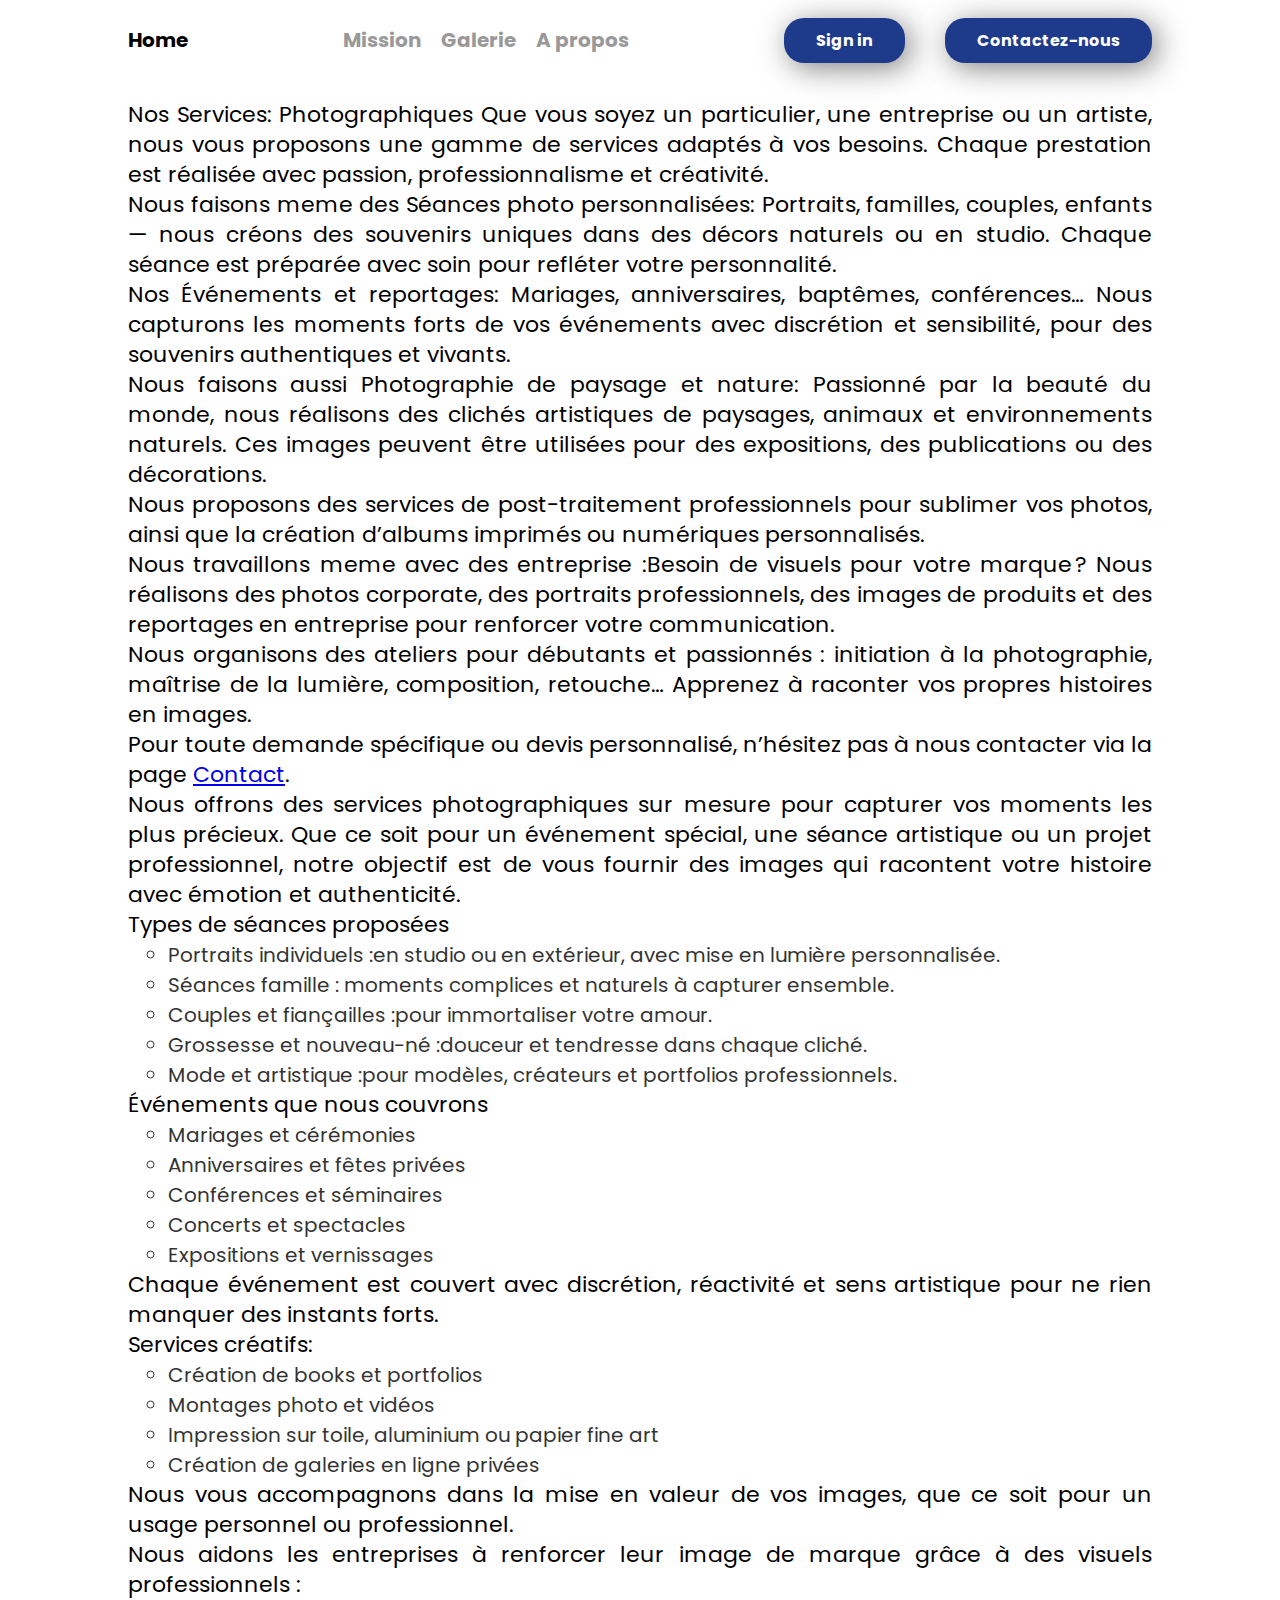
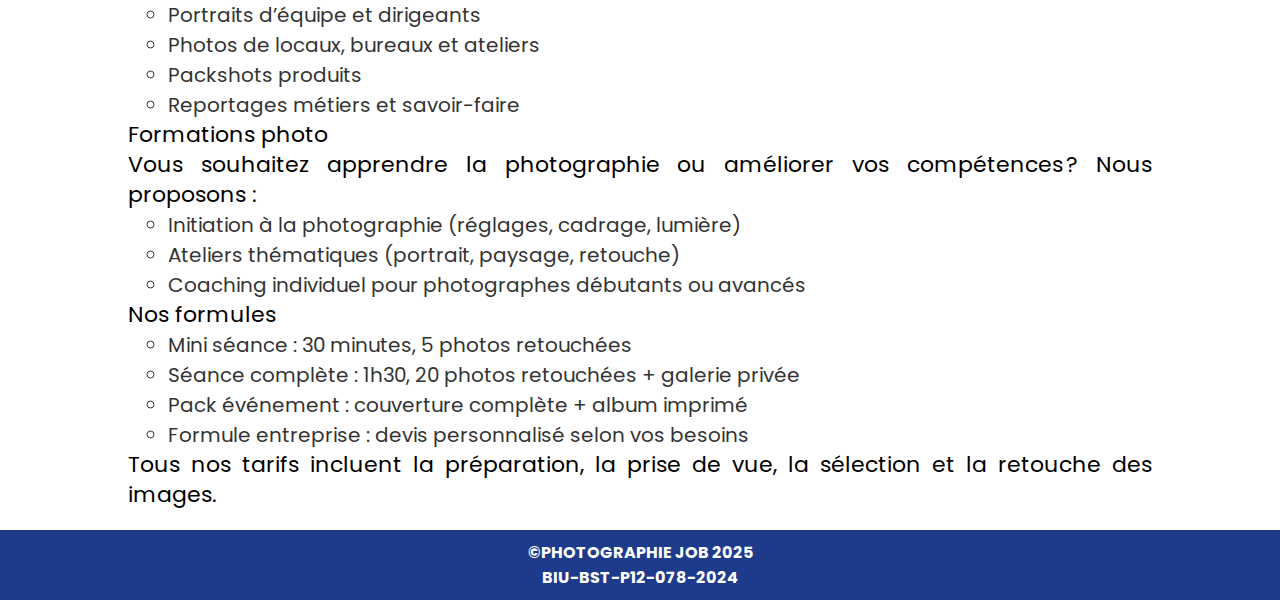
<file: services.html>
<!DOCTYPE html>
<html lang="fr">

<head>
  <meta charset="UTF-8">
  <title>Nos Services</title>
  <link rel="stylesheet" href="style.css">

</head>

<body>
  <header>
    <div class="content-header">
      <a href="index.html" target="_blank">Home</a>
      <nav>
        <ul>
          <li> <a href="mission.html" class="hover" target="_blank">Mission
              <div class="hover"></div>
            </a></li>
          <li><a href="galerie.html" class="hover" target="_blank">Galerie
              <div class="hover"></div>
            </a></li>
          <li><a href="apropos.html" class="hover" target="_blank">A propos
              <div class="hover"></div>
            </a></li>
        </ul>
      </nav>
     <div class="btn-nav">
				<div class="btn-nav1">
					<a href="signin.html" class="btn-sing" target="_blank">Sign in</a>
				</div>
				<div class="btn-nav2">
					<a href="contact.html" class="btn-contact" target="_blank">Contactez-nous</a>
				</div>
			</div>
    </div>
  </header>
  <section class="service">
    <div class="service-content">
      <p>
        Nos Services: Photographiques Que vous soyez un particulier, une entreprise ou un artiste, nous vous proposons
        une gamme de services adaptés à
        vos besoins. Chaque prestation est réalisée avec passion, professionnalisme et créativité.
      </p>

      <div>
        <p>
          Nous faisons meme des Séances photo personnalisées: Portraits, familles, couples, enfants — nous créons des
          souvenirs uniques dans des décors naturels ou en
          studio. Chaque séance est préparée avec soin pour refléter votre personnalité.
        </p>
      </div>

      <div>
        <p>
          Nos Événements et reportages: Mariages, anniversaires, baptêmes, conférences… Nous capturons les moments forts
          de vos événements avec
          discrétion et sensibilité, pour des souvenirs authentiques et vivants.
        </p>
      </div>

      <div>
        <p>
          Nous faisons aussi Photographie de paysage et nature: Passionné par la beauté du monde, nous réalisons des
          clichés artistiques de paysages, animaux et
          environnements naturels. Ces images peuvent être utilisées pour des expositions, des publications ou des
          décorations.
        </p>
      </div>

      <div>
        <p>
          Nous proposons des services de post-traitement professionnels pour sublimer vos photos, ainsi que la création
          d’albums imprimés ou numériques personnalisés.
        </p>
      </div>

      <div>
        <p>
          Nous travaillons meme avec des entreprise :Besoin de visuels pour votre marque ? Nous réalisons des photos
          corporate, des portraits professionnels, des
          images de produits et des reportages en entreprise pour renforcer votre communication.
        </p>
      </div>

      <div>
        <p>
          Nous organisons des ateliers pour débutants et passionnés : initiation à la photographie, maîtrise de la
          lumière, composition, retouche… Apprenez à raconter vos propres histoires en images.
        </p>
      </div>

      <p>
        Pour toute demande spécifique ou devis personnalisé, n’hésitez pas à nous contacter via la page <a
          href="contact.html">Contact</a>.
      </p>
      <p>
        Nous offrons des services photographiques sur mesure pour capturer vos moments les plus précieux. Que ce soit
        pour un événement spécial, une séance artistique ou un projet professionnel, notre objectif est de vous fournir
        des images qui racontent votre histoire avec émotion et authenticité.
      </p>
      <p>Types de séances proposées</p>
      <ul class="list">
        <li>Portraits individuels :en studio ou en extérieur, avec mise en lumière personnalisée.</li>
        <li>Séances famille : moments complices et naturels à capturer ensemble.</li>
        <li>Couples et fiançailles :pour immortaliser votre amour.</li>
        <li>Grossesse et nouveau-né :douceur et tendresse dans chaque cliché.</li>
        <li>Mode et artistique :pour modèles, créateurs et portfolios professionnels.</li>
      </ul>
      <p>Événements que nous couvrons</p>
      <ul class="list">
        <li>Mariages et cérémonies</li>
        <li>Anniversaires et fêtes privées</li>
        <li>Conférences et séminaires</li>
        <li>Concerts et spectacles</li>
        <li>Expositions et vernissages</li>
      </ul>
      <p>
        Chaque événement est couvert avec discrétion, réactivité et sens artistique pour ne rien manquer des instants
        forts.
      </p>
      <p>Services créatifs:</p>
      <ul class="list">
        <li>Création de books et portfolios</li>
        <li>Montages photo et vidéos</li>
        <li>Impression sur toile, aluminium ou papier fine art</li>
        <li>Création de galeries en ligne privées</li>
      </ul>
      <p>
        Nous vous accompagnons dans la mise en valeur de vos images, que ce soit pour un usage personnel ou
        professionnel.
      </p>
      <p>
        Nous aidons les entreprises à renforcer leur image de marque grâce à des visuels professionnels :
      </p>
      <ul class="list">
        <li>Portraits d’équipe et dirigeants</li>
        <li>Photos de locaux, bureaux et ateliers</li>
        <li>Packshots produits</li>
        <li>Reportages métiers et savoir-faire</li>
      </ul>
      <p>Formations photo</p>
      <p>
        Vous souhaitez apprendre la photographie ou améliorer vos compétences ? Nous proposons :
      </p>
      <ul class="list">
        <li>Initiation à la photographie (réglages, cadrage, lumière)</li>
        <li>Ateliers thématiques (portrait, paysage, retouche)</li>
        <li>Coaching individuel pour photographes débutants ou avancés</li>
      </ul>
      <p>Nos formules</p>
      <ul class="list">
        <li>Mini séance : 30 minutes, 5 photos retouchées</li>
        <li>Séance complète : 1h30, 20 photos retouchées + galerie privée</li>
        <li>Pack événement : couverture complète + album imprimé</li>
        <li>Formule entreprise : devis personnalisé selon vos besoins</li>
      </ul>
      <p>
        Tous nos tarifs incluent la préparation, la prise de vue, la sélection et la retouche des images.
      </p>
    </div>
  </section>
  <footer>&copy;PHOTOGRAPHIE JOB 2025
    <p>BIU-BST-P12-078-2024</p>
   </footer>
</body>

</html>
</file>
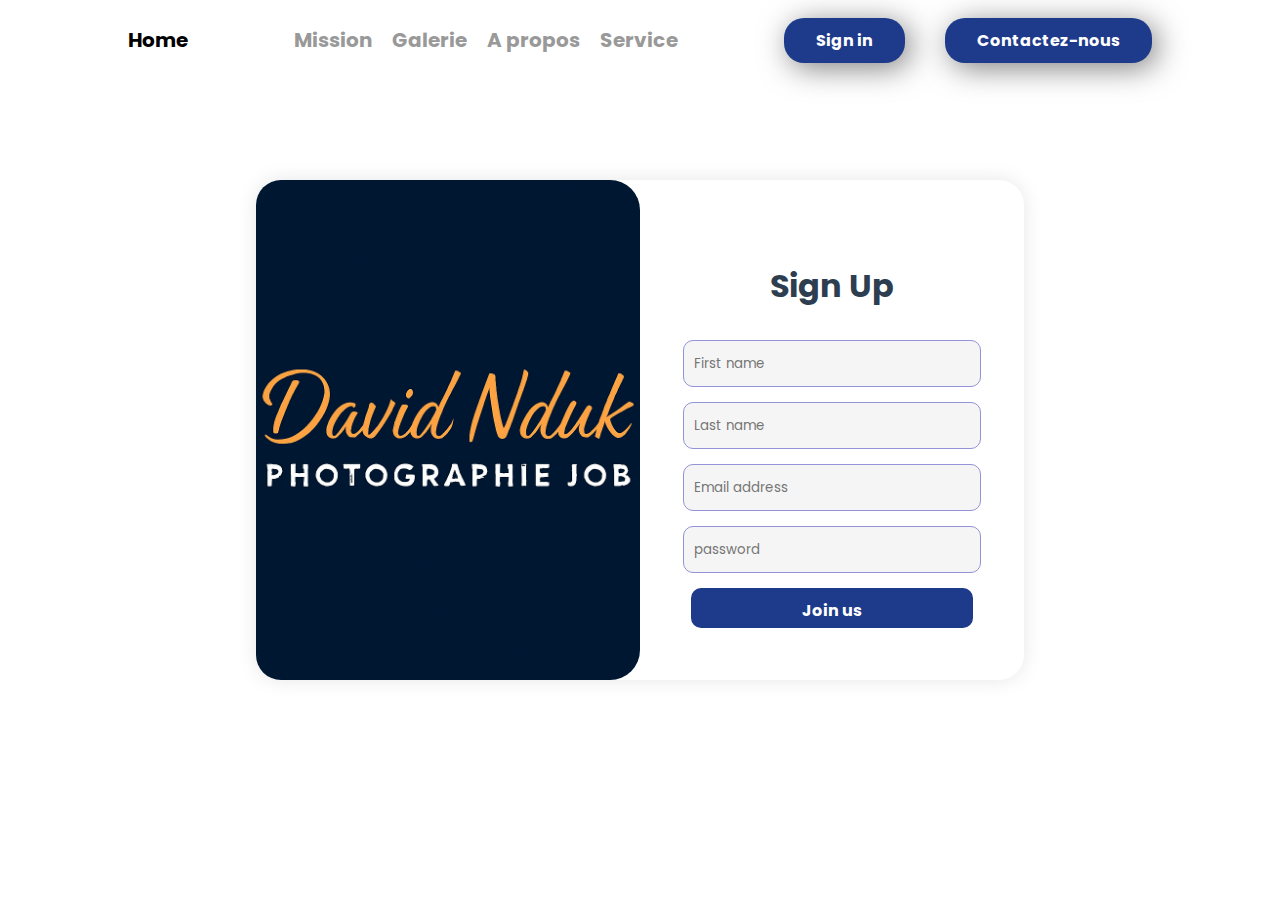
<file: sign_up.html>
<!DOCTYPE html>
<html>
<head>
    <meta charset="UTF-8">
    <title>Sign up</title>
    <link rel="stylesheet" href="style.css">
</head>
<body>
     <header>
    <div class="content-header">
      <a href="index.html">Home</a>
      <nav>
        <ul>
          <li> <a href="mission.html" class="hover">Mission
              <div class="hover"></div>
            </a></li>
          <li><a href="galerie.html" class="hover">Galerie
              <div class="hover"></div>
            </a></li>
          <li><a href="apropos.html" class="hover">A propos
              <div class="hover"></div>
            </a></li>
          <li><a href="services.html" class="hover">Service
              <div class="hover"></div>
            </a></li>
        </ul>
      </nav>
    <div class="btn-nav">
				<div class="btn-nav1">
					<a href="signin.html" class="btn-sing">Sign in</a>
				</div>
				<div class="btn-nav2">
					<a href="contact.html" class="btn-contact">Contactez-nous</a>
				</div>
			</div>
    </div>
  </header>
  <section class="sign_up">
    <div class="sign_up-content">
        <div class="image-form">
            <img src="images/refine the logo furt.png" alt="">
        </div>
        <div class="form-sign-up">
            <h1>Sign Up</h1>
            <form action="" class="forms">
                <input type="text" placeholder="First name" required>
                <input type="text" placeholder="Last name" required>
                <input type="email" placeholder="Email address" required>
                <input type="password" placeholder="password" required class="password">
                <button type="submit">Join us</button>
            </form>
        </div>
    </div>
  </section>
</body>
</html>
</file>
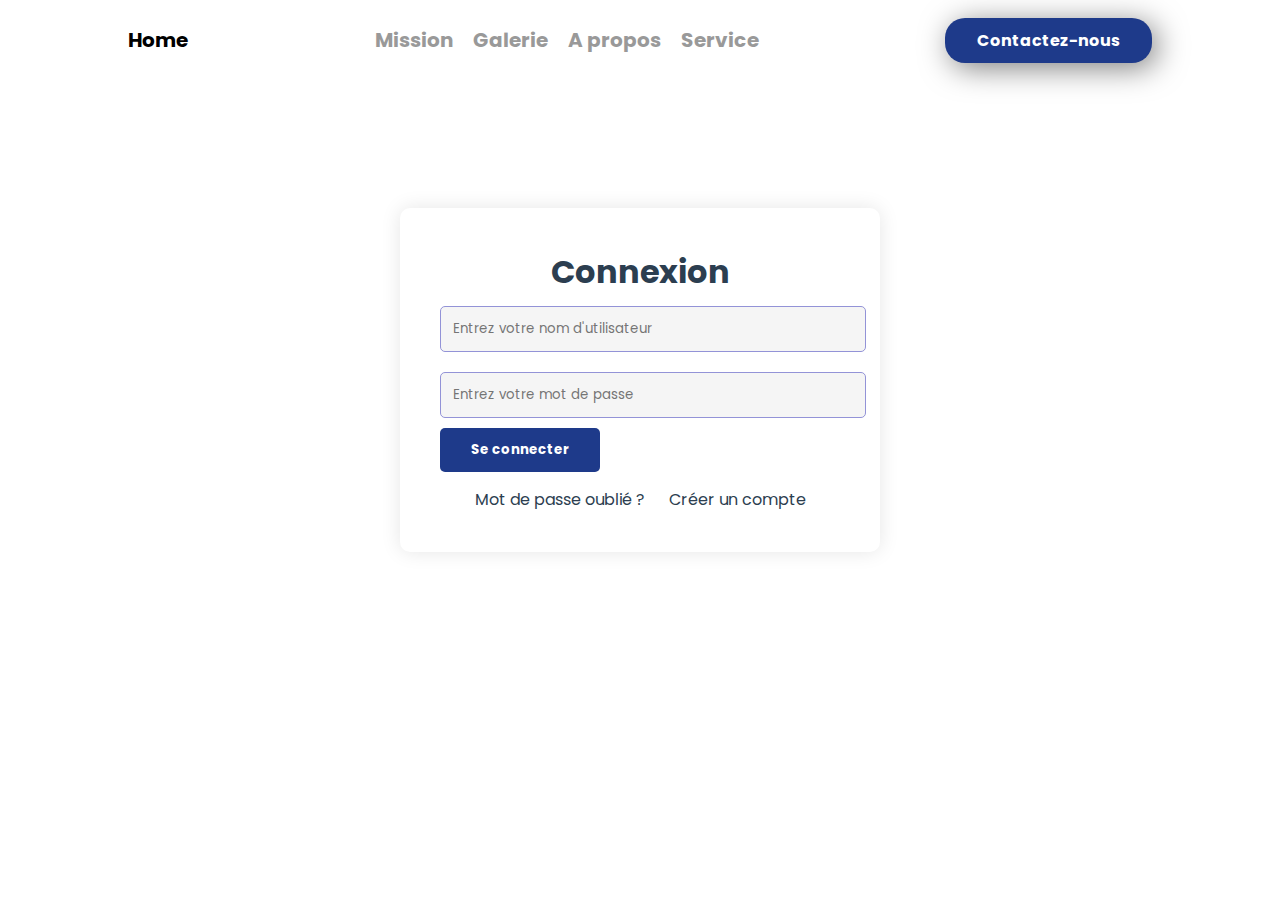
<file: signin.html>
<!DOCTYPE html>
<html lang="fr">

<head>
  <meta charset="UTF-8">
  <title>Connexion</title>
  <link rel="stylesheet" href="style.css">
 
</head>

<body>
  <header>
    <div class="content-header">
      <a href="index.html" target="_blank">Home</a>
      <nav>
        <ul>
          <li> <a href="mission.html" class="hover" target="_blank">Mission
              <div class="hover"></div>
            </a></li>
          <li><a href="galerie.html" class="hover" target="_blank">Galerie
              <div class="hover"></div>
            </a></li>
          <li><a href="apropos.html" class="hover" target="_blank">A propos
              <div class="hover"></div>
            </a></li>
          <li><a href="services.html" class="hover" target="_blank">Service
              <div class="hover"></div>
            </a></li>
        </ul>
      </nav>
      <div class="btn-nav">
				<!-- <div class="btn-nav1">
					<a href="signin.html" class="btn-sing">Sign in</a>
				</div> -->
				<div class="btn-nav2">
					<a href="contact.html" class="btn-contact" target="_blank">Contactez-nous</a>
				</div>
			</div>
    </div>
  </header>
  <section class="form-signi_in">
    <div class="form-signi_in-content">
      <div class="container">
        <h1>Connexion</h1>
        <form  class="form-conexion">
          <!-- <label for="username">Nom d'utilisateur</label> -->
          <input type="text" id="username" name="username" placeholder="Entrez votre nom d'utilisateur" required>

          <!-- <label for="password">Mot de passe</label> -->
          <input type="password" id="password" name="password" placeholder="Entrez votre mot de passe" required>

          <button type="submit">Se connecter</button>
        </form>

        <div class="links">
          <a href="#">Mot de passe oublié ?</a>
          <a href="sign_up.html" target="_blank">Créer un compte</a>
        </div>
      </div>

    </div>
  </section>
<!-- <footer><P>PHOTOGRAPHIE JOB 2025</P> <br>
    <p>BIU-BST-P12-078-2024</p>
   </footer> -->
</body>

</html>
</file>
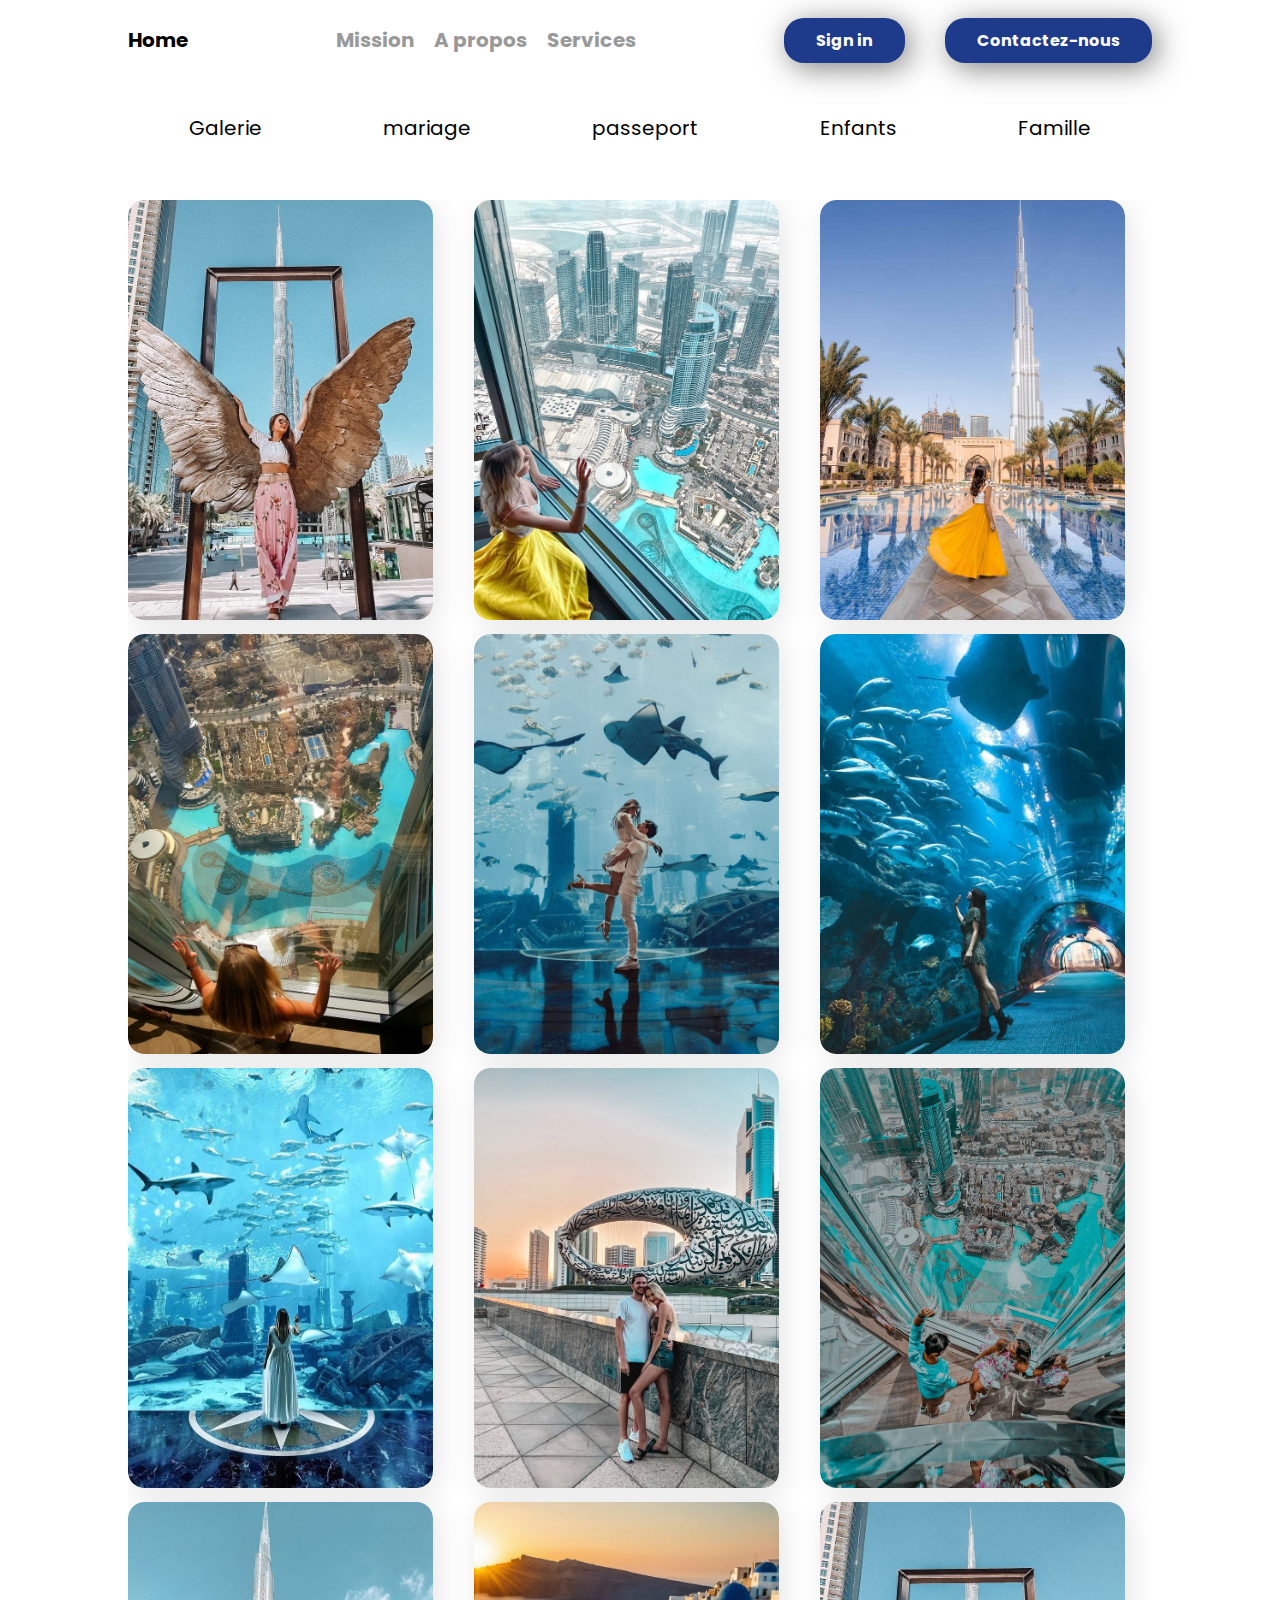
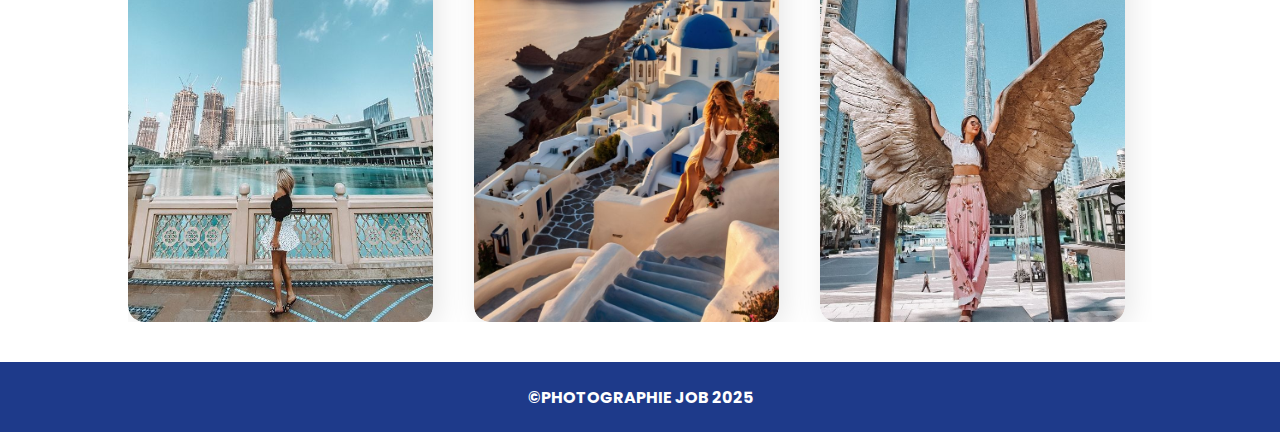
<file: voyage.html>
<!DOCTYPE html>
<html>
<head>
    <meta charset="UTF-8">
    <meta name="viewport" content="width=device-width, initial-scale=1.0">
    <title>Galerie</title>
    <link rel="stylesheet" href="style.css">
</head>
<body>
    <header>
    <div class="content-header">
      <a href="index.html">Home</a>
      <nav>
        <ul>
          <li> <a href="mission.html" class="hover">Mission
              <div class="hover"></div>
            </a></li>
          <li><a href="apropos.html" class="hover">A propos
              <div class="hover"></div>
            </a></li>
          <li><a href="services.html" class="hover">Services
              <div class="hover"></div>
            </a></li>
        </ul>
      </nav>
     <div class="btn-nav">
				<div class="btn-nav1">
					<a href="signin.html" class="btn-sing">Sign in</a>
				</div>
				<div class="btn-nav2">
					<a href="contact.html" class="btn-contact">Contactez-nous</a>
				</div>
			</div>
    </div>
  </header>
  <div class="categorie">
    <div class="categorie-content">
        <ul>
            <li><a href="galerie.html">Galerie</a></li>
            <li><a href="mariage.html">mariage</a></li>
            <li><a href="passeport.html">passeport</a></li>
            <li><a href="enfants.html">Enfants</a></li>
            <li><a href="famille.html">Famille</a></li>
        </ul>
    </div>
  </div>
  <section class="Galerie">
    <div class="Galerie-content2">
      <div class="Galerie-content2-image">
        <img src="images/voyage1.jpg" alt="">
        <div class="Descriptions">
          <h1>Angleterre</h1>
          <p>Art de vivre, cuisine raffine et paysages enchanteurs.</p>
        </div>

      </div>
      <div class="Galerie-content2-image">
        <img src="images/voyage10.jpg" alt="">
        <div class="Descriptions">
          <h1>Dubai</h1>
          <p>Art de vivre, cuisine raffine et paysages enchanteurs.</p>
        </div>

      </div>
      <div class="Galerie-content2-image">
        <img src="images/voyage11.jpg" alt="">
        <div class="Descriptions">
          <h1>Hollywood</h1>
          <p>Art de vivre, cuisine raffine et paysages enchanteurs.</p>
        </div>

      </div>
      <div class="Galerie-content2-image">
        <img src="images/voyage12.jpg" alt="">
        <div class="Descriptions">
          <h1>Algerie</h1>
          <p>Art de vivre, cuisine raffine et paysages enchanteurs.</p>
        </div>

      </div>
      <div class="Galerie-content2-image">
        <img src="images/voyage2.jpg" alt="">
        <div class="Descriptions">
          <h1>Japon</h1>
          <p>Art de vivre, cuisine raffine et paysages enchanteurs.</p>
        </div>

      </div>
      <div class="Galerie-content2-image">
        <img src="images/voyage3.jpg" alt="">
        <div class="Descriptions">
          <h1>London</h1>
          <p>Art de vivre, cuisine raffine et paysages enchanteurs.</p>
        </div>

      </div>
      <div class="Galerie-content2-image">
        <img src="images/voyage4.jpg" alt="">
        <div class="Descriptions">
          <h1>Belgique</h1>
          <p>Art de vivre, cuisine raffine et paysages enchanteurs.</p>
        </div>

      </div>
      <div class="Galerie-content2-image">
        <img src="images/voyage5.jpg" alt="">
        <div class="Descriptions">
          <h1>Russie</h1>
          <p>Art de vivre, cuisine raffine et paysages enchanteurs.</p>
        </div>

      </div>
      <div class="Galerie-content2-image">
        <img src="images/voyage6.jpg" alt="">
        <div class="Descriptions">
          <h1>Chine</h1>
          <p>Art de vivre, cuisine raffine et paysages enchanteurs.</p>
        </div>

      </div>
      <div class="Galerie-content2-image">
        <img src="images/voyage7.jpg" alt="">
        <div class="Descriptions">
          <h1>U.S.A</h1>
          <p>Art de vivre, cuisine raffine et paysages enchanteurs.</p>
        </div>

      </div>
      <div class="Galerie-content2-image">
        <img src="images/voyage8.jpg" alt="">
        <div class="Descriptions">
          <h1>Isael</h1>
          <p>Art de vivre, cuisine raffine et paysages enchanteurs.</p>
        </div>

      </div>
      <div class="Galerie-content2-image">
        <img src="images/voyage1.jpg" alt="">
        <div class="Descriptions">
          <h1>Dubai</h1>
          <p>Art de vivre, cuisine raffine et paysages enchanteurs.</p>
        </div>

      </div>

    </div>
  </section>
   <footer>&copy;PHOTOGRAPHIE JOB 2025</footer>
</body>
</html>
</file>
<file: style.css>
@import url('https://fonts.googleapis.com/css2?family=Poppins:ital,wght@0,100;0,200;0,300;0,400;0,500;0,600;0,700;0,800;0,900;1,100;1,200;1,300;1,400;1,500;1,600;1,700;1,800;1,900&family=Roboto+Condensed:ital,wght@0,100..900;1,100..900&display=swap');


* {
    margin: 0;
    padding: 0;
    font-family: "Poppins", sans-serif;
}

header {
    width: 100%;
    display: flex;
    justify-content: center;
    align-items: center;
    height: 80px;
    background-color: transparent;
}

.content-header {
    width: 80%;
    display: flex;
    justify-content: space-between;
    color: white;
    align-items: center;
}

.content-header nav ul {
    display: flex;
    align-items: center;
    list-style: none;
    gap: 20px;
    font-size: 20px;
    transition: 0.5s;
}

.content-header nav ul li:hover {
    background-color: #1e3a8a;
    padding: 10px 20px;
    border-radius: 20px;
}

.content-header nav ul li a:hover {
    color: #fff;
}

.content-header nav ul li {
    transition: 0.5s;
}

.btn-nav1 {
    padding: 10px 20px;
    border-radius: 20px;
    background-color: #1e3a8a;
    transition: 0.5s;
    box-shadow: 5px 5px 30px rgba(0, 0, 0, 0.5);
}

.btn-nav2 {
    padding: 10px 20px;
    border-radius: 20px;
    background-color: #1e3a8a;
    transition: 0.5s;
    box-shadow: 5px 5px 30px rgba(0, 0, 0, 0.5);
}

.btn-nav1:hover {
    padding: 10px 20px;
    border: 1px solid #1e3a8a;
    border-radius: 20px;
    background-color: #fff;
    transform: rotate(5deg);

}

.btn-nav2:hover {
    padding: 10px 20px;
    border: 1px solid #1e3a8a;
    border-radius: 20px;
    background-color: #fff;
    transform: rotate(5deg);
}

.content-header>img {
    width: 70px;
    object-fit: cover;
}

.content-header nav ul li a {
    color: #999;
    text-decoration: none;
    font-weight: bold;
}

.btn-nav {
    gap: 40px;
    display: flex;
}
.header{
    display: flex;
    justify-content: center;
    align-items: center;
    margin-top: 30px;
    width: 100%;
}
.btn-nav a {
    color: #fff;
    text-decoration: none;
    font-weight: bold;

}

.btn-nav a:hover {
    color: #000;
}

.btn-sing {
    padding: 12px;
    border-radius: 15px;
}

.btn-contact {
    padding: 12px;
    border-radius: 15px;
}


.section {
    width: 100%;
    display: flex;
    justify-content: center;
    align-items: center;
}

.section-content {
    width: 80%;
    display: grid;
    grid-template-columns: repeat(2, 1fr);
    grid-template-rows: 530px;
    align-items: center;
    overflow: hidden;
    gap: 150px;
    margin-top: 15px;
    margin-bottom: 15px;
}

img {
    object-fit: cover;
}

.image-photographe img {
    width: 60%;
    box-shadow: 5px 5px 30px rgba(0, 0, 0, 0.5);
    border-radius: 1rem;
}

.nom-entreprise>h1 {
    font-size: 3rem;
    margin-bottom: 20px;
}

.nom-entreprise p {
    font-size: 22px;
    line-height: 30px;
    text-align: justify;
}

.accueil {
    width: 100%;
    display: flex;
    justify-content: center;
    align-items: center;
}

.accueil-content {
    width: 80%;
    margin-bottom: 20px;
    /* background:linear-gradient(to right, #D26349, #2C3E50, #F5EBDD);  */
}

.accueil-content p {
    font-size: 22px;
    line-height: 30px;
    text-align: justify;
}

.image-accueil {
    display: grid;
    grid-template-columns: repeat(3, 1fr);
    overflow: hidden;
    gap: 20px;
    margin-top: 25px;
    margin-bottom: 25px;
    grid-template-rows: 500px;
}

.image-accueil img {
    width: 100%;
    border-radius: 20px;
    height: 100%;
    box-shadow: 5px 5px 30px rgba(0, 0, 0, 0.1);
}

/* .image-accueil img:hover {
    width: 95%;
    border-radius: 20px;
    height: 95%;
    box-shadow:
        0 2px 4px rgba(0, 0, 0, 0.1),
        0 8px 16px rgba(210, 99, 73, 0.2),
        0 12px 24px rgba(245, 235, 221, 0.1);
    transition: 1s;
} */

.image-accueil div {
    border-radius: 25px;
}

footer {
    display: flex;
    flex-direction: column;
    justify-content: center;
    align-items: center;
    background-color: #1e3a8a;
    height: 70px;
    color: white;
    font-weight: bold;
}

.content-header>a {
    color: #000;
    text-decoration: none;
    font-weight: bold;
    font-size: 20px;
}

.mission {
    width: 100%;
    display: flex;
    justify-content: center;
    align-items: center;
}

.mission-content {
    width: 80%;
    margin-top: 20px;
    margin-bottom: 20px;
}

.mission-content h1 {
    font-size: 2.2rem;
    margin-bottom: 15px;
    color: #2c3e50;
}

.mission-content p {
    line-height: 30px;
    text-align: justify;
    font-size: 20px;
    color: #333;
}

.list li {
    font-size: 20px;
    color: #333;
    list-style: circle;
    line-height: 30px;
    margin-left: 40px;
}

.categorie {
    width: 100%;
    display: flex;
    justify-content: center;
    align-items: center;
    border-radius: 0 0 50px 0;
    background-color: transparent;
}

.categorie-content {
    width: 80%;
    height: 70px;
    background-color: transparent;
    border-radius: 35px;
    margin-top: 5px;
    margin-bottom: 5px;
}

.categorie-content ul {
    display: flex;
    justify-content: space-around;
    align-items: center;
}

.categorie-content li {
    display: flex;
    justify-content: space-between;
    align-items: center;
    margin-top: 28px;
}

.categorie-content li a {
    text-decoration: none;
    color: #000;
    cursor: pointer;
    font-size: 20px;
}

.galerie {
    width: 100%;
    display: flex;
    justify-content: center;
    align-items: center;
}

.galerie-content {
    display: grid;
    grid-template-columns: repeat(3, 1fr);
    grid-template-rows: 500px 500px 500px;
    gap: 15px;
    overflow: hidden;
    width: 80%;
    margin-top: 20px;
    margin-bottom: 20px;
}

.galerie-content div {
    overflow: hidden;
    border-radius: 20px;
}

.galerie-content img {
    width: 100%;
    height: 100%;
}

.image-galerie:hover {
    width: 95%;
    border-radius: 20px;
    height: 95%;
    transition: 2s;
}

.apropos {
    width: 100%;
    display: flex;
    justify-content: center;
    align-items: center;
}

.apropos-content {
    width: 80%;
    margin-top: 20px;
    margin-bottom: 20px;
}

.apropos-content p {
    font-size: 22px;
    line-height: 30px;
    text-align: justify;
}

.service {
    width: 100%;
    display: flex;
    justify-content: center;
    align-items: center;
}

.service-content {
    width: 80%;
    margin-top: 20px;
    margin-bottom: 20px;
}

.service-content p {
    font-size: 22px;
    line-height: 30px;
    text-align: justify;
}

.contact {
    width: 100%;
    display: flex;
    justify-content: center;
    align-items: center;
}

.contact-content {
    width: 80%;
    display: grid;
    padding: 10px;
    grid-template-columns: repeat(2, 1fr);
    grid-template-rows: 450px;
    margin-top: 100px;
    align-items: center;
    overflow: hidden;
    box-shadow: 0 0 20px rgba(0, 0, 0, 0.1);
}

.fomr-contact input,
textarea {
    width: 90%;
    padding: 12px;
    margin: 10px 0;
    border: 1px solid rgb(147, 147, 215);
    border-radius: 5px;
    font-size: 16px;
    outline: none;
    background-color: whitesmoke;
}

.info {
    line-height: 30px;
}

.info p {
    font-weight: bold;
}

.fomr-contact button {
    padding: 12px 20px;
    background-color: #1e3a8a;
    color: white;
    border: none;
    border-radius: 5px;
    cursor: pointer;
    font-weight: bold;
}

.fomr-contact button:hover {
    background-color: #34495e;
}

.social a {
    margin-right: 15px;
    text-decoration: none;
    color: #2c3e50;
    cursor: pointer;
    font-weight: bold;
}

.form-signi_in {
    width: 100%;
    display: flex;
    justify-content: center;
    align-items: center;
}

.form-signi_in-content {
    width: 50%;
    display: flex;
    justify-content: center;
    align-items: center;
    margin-top: 100px;
    height: 400px;
}

.Galerie {
    width: 100%;
    display: flex;
    justify-content: center;
    align-items: center;

}

.Galerie-content2 {
    display: grid;
    grid-template-columns: 1fr 1fr 1fr;
    /* gap: 10px; */
    width: 80%;
    overflow: hidden;
    gap: 14px;
    margin-top: 40px;
    margin-bottom: 40px;
}

/* .Galerie-content2 div {
    border: 1px solid #fff;
    width: 100%;
} */

.Galerie .Galerie-content2 .Galerie-content2-image {
    height: 420px;
    overflow: hidden;
    border-radius: 1rem;
    box-shadow: 5px 5px 30px rgba(0, 0, 0, 0.1);
    position: relative;
    cursor: pointer;
    width: 305px;
}

.Galerie .Galerie-content2 .Galerie-content2-image img {
    object-fit: cover;
    height: 100%;
    width: 100%;
    transition: 0.5s;
    border-radius: 1rem;
}
.Galerie .Galerie-content2 .Galerie-content2-image video {
    object-fit: cover;
    height: 100%;
    width: 100%;
    transition: 0.5s;
    border-radius: 1rem;
}
.Galerie .Galerie-content2 .Descriptions {
    transform: translateY(250px);
    background-color: #fff;
    padding: 30px 0;
    transition: 0.5s;
    text-align: center;
}

.Galerie .Galerie-content2 .Descriptions h1 {
    font-size: 20px;
    margin-bottom: 10px;
}

.Galerie .Galerie-content2 .Descriptions p {
    font-size: 14px;
    color: #999;
}

.Galerie .Galerie-content2 .Galerie-content2-image:hover .Descriptions {
    transform: translateY(-120px);
    background-color: #fff;
}

.Galerie .Galerie-content2 .Galerie-content2-image:hover img {
    transform: translateY(-110px) scale(1.3);
    border-radius: 1rem 1rem 0 0;
    object-fit: cover;
}

.container {
    background-color: #fff;
    padding: 40px;
    border-radius: 10px;
    width: 100%;
    max-width: 400px;
    box-shadow: 0 0 20px rgba(0, 0, 0, 0.1);
}

.container>h1 {
    text-align: center;
    color: #2c3e50;
}

.form-conexion input[type="text"],
.form-conexion input[type="password"] {
    width: 100%;
    padding: 12px;
    margin: 10px 0;
    border: 1px solid rgb(147, 147, 215);
    border-radius: 5px;
    outline: none;
    background-color: whitesmoke;
}

.form-conexion button {
    width: 40%;
    padding: 12px;
    background-color: #1e3a8a;
    color: white;
    border: none;
    border-radius: 5px;
    cursor: pointer;
    font-weight: bold;
}

.links {
    margin-top: 15px;
    text-align: center;
}

.links a {
    color: #2c3e50;
    text-decoration: none;
    margin: 0 10px;
}

.sign_up {
    width: 100%;
    display: flex;
    justify-content: center;
    align-items: center;
}

.sign_up-content {
    width: 60%;
    margin-top: 100px;
    display: grid;
    grid-template-columns: repeat(2, 1fr);
    grid-template-rows: 500px;
    border-radius: 25px 25px 25px 25px;
    overflow: hidden;
    box-shadow: 0 0 20px rgba(0, 0, 0, 0.1);
}

.image-form {
    border-radius: 20px 30px 30px 0;
    overflow: hidden;
}

.image-form img {
    object-fit: cover;
    width: 100%;
    height: 100%;
}

.form-sign-up {
    padding: 60px 0;
    display: flex;
    justify-content: center;
    align-items: center;
    flex-direction: column;
}

.form-sign-up h1 {
    padding: 30px 0;
    font-weight: bold;
    color: #2c3e50;
}

.forms {
    display: flex;
    justify-content: center;
    align-items: center;
    flex-direction: column;
    gap: 15px;
    width: 80%;
}

.forms input {
    width: 90%;
    height: 25px;
    padding: 10px;
    outline: none;
    border-radius: 10px;
    border: 1px solid rgb(147, 147, 215);
    background-color: whitesmoke;
}

.forms button {
    width: 92%;
    height: 40px;
    background-color: #1e3a8a;
    padding: 10px;
    border-radius: 10px;
    color: white;
    font-weight: bold;
    font-size: 16px;
    border: none;
}





@media only screen and (max-width:600px) {
    /* header {
        width: 100%;
        display: flex;
        justify-content: center;
        align-items: center;
        height: 80px;
        background-color: transparent;
    } */
    .header{
    display: flex;
    justify-content: center;
    align-items: center;
    margin-top: 30px;
    width: 100%;
}
    .content-header {
        width: 95%;
        display: flex;
        justify-content: space-between;
        color: white;
        align-items: center;
        overflow: hidden;
        height: 80px;
    }

    .section {
        width: 100%;
        display: flex;
        justify-content: center;
        align-items: center;
    }

    .section-content {
        width: 95%;
        display: grid;
        grid-template-columns: 1fr;
        align-items: center;
        overflow: hidden;
        gap: 10px;
        margin-top: 15px;
        margin-bottom: 15px;
    }

    .image-photographe img {
        width: 100%;
        box-shadow: 5px 5px 30px rgba(0, 0, 0, 0.5);
        border-radius: 1rem;
        margin-bottom: 60px;
    }

    .accueil {
        width: 100%;
        display: flex;
        justify-content: center;
        align-items: center;
    }

    .accueil-content {
        width: 95%;
        margin-bottom: 20px;
        text-align: justify;
        /* background:linear-gradient(to right, #D26349, #2C3E50, #F5EBDD);  */
    }

    .image-accueil {
        display: grid;
        grid-template-columns: 1fr;
        overflow: hidden;
        gap: 20px;
        margin-top: 25px;
        margin-bottom: 60px;
        grid-template-rows: 33.3% 33.3% 33.3%;
    }

    .image-accueil img {
        width: 100%;
        border-radius: 20px;
        height: 100%;
        box-shadow: 5px 5px 30px rgba(0, 0, 0, 0.1);
    }

    .image-accueil img {
        width: 100%;
        border-radius: 20px;
        height: 100%;
        box-shadow: 5px 5px 30px rgba(245, 235, 221, 0.1);
        transition: 1s;
    }

    .mission {
        width: 100%;
        display: flex;
        justify-content: center;
        align-items: center;
    }

    .mission-content {
        width: 95%;
        margin-top: 20px;
        margin-bottom: 20px;
        text-align: justify;
    }

    .categorie {
        width: 100%;
        display: flex;
        justify-content: center;
        align-items: center;
        border-radius: 0 0 50px 0;
        background-color: transparent;
    }

    .categorie-content {
        width: 95%;
        background-color: transparent;
        margin-top: 5px;
        overflow: hidden;
        height: 500px;
        
    }

    .categorie-content ul {
        display: flex;
        justify-content: center;
        align-items: start;
        flex-direction: column;
        /* justify-content: space-between;
    align-items: center; */

    }
    .categorie-content ul li a{
        font-size: 33px;
    }

    .galerie {
        width: 100%;
        display: flex;
        justify-content: center;
        align-items: center;
    }

    .galerie-content {
        display: grid;
        grid-template-columns: 1fr;
        /* grid-template-rows: 500px 500px 500px; */
        gap: 15px;
        overflow: hidden;
        width: 95%;
        margin-top: 10px;
        margin-bottom: 20px;
        border: 1px solid red;
    }

    .Galerie-content2 {
        display: grid;
        grid-template-columns: 1fr;
        /* gap: 10px; */
        width: 95%;
        overflow: hidden;
        gap: 80px;
        margin-top: 40px;
        margin-bottom: 40px;
    }

    .Galerie .Galerie-content2 .Galerie-content2-image {
        height: 100%;
        overflow: hidden;
        border-radius: 1rem;
        box-shadow: 5px 5px 30px rgba(0, 0, 0, 0.2);
        position: relative;
        cursor: pointer;
        width: 99%;
        margin-bottom: 30px;
        border-radius: 2rem;
    }

    .Galerie .Galerie-content2 .Galerie-content2-image img {
        object-fit: cover;
        height: 100%;
        width: 100%;
        transition: 0.5s;
    }

    .apropos-content {
        width: 95%;
        margin-top: 20px;
        margin-bottom: 20px;
        text-align: justify;
    }

    .service-content {
        width: 95%;
        margin-top: 20px;
        margin-bottom: 20px;
    }

    .contact-content {
        width: 95%;
        display: grid;
        grid-template-columns: 1fr;
        grid-template-rows: 600px 600px;
        margin-top: 10px;
        align-items: center;
        overflow: hidden;
        box-shadow: 0 0 20px rgba(0, 0, 0, 0.1);
    }

    .info p {
        line-height: 40px;
        font-size: 35px;

    }

    .social a {
        /* margin-right: 15px; */
        text-decoration: none;
        color: #2c3e50;
        cursor: pointer;
        font-weight: bold;
        font-size: 30px;
    }
    .fomr-contact 
textarea {
    width: 92%;
    padding: 40px;
    height: 200px;
    margin: 10px 0;
    border: 1px solid rgb(147, 147, 215);
    border-radius: 5px;
    font-size: 16px;
    outline: none;
    background-color: whitesmoke;
}
.fomr-contact input {
    width: 98%;
    padding: 12px;
    margin: 10px 0;
    border: 1px solid rgb(147, 147, 215);
    border-radius: 5px;
    font-size: 16px;
    outline: none;
    background-color: whitesmoke;
}
.fomr-contact button {
    padding: 22px 80px;
    background-color: #1e3a8a;
    color: white;
    border: none;
    border-radius: 5px;
    cursor: pointer;
    font-weight: bold;
}
.form-signi_in-content {
    width: 95%;
    display: flex;
    justify-content: center;
    align-items: center;
    margin-top: 250px;
    height: 900px;
}
.container {
    background-color: #fff;
    padding: 40px;
    border-radius: 10px;
    width: 100%;
    max-width: 850px;
    height: 800px;
    box-shadow: 0 0 20px rgba(0, 0, 0, 0.1);
}
.container>h1{
    font-size: 50px;
    margin-bottom: 60px;
}
.form-conexion input[type="text"],
.form-conexion input[type="password"] {
    width: 100%;
    padding: 60px 0;
    margin: 20px 0;
    border: 1px solid rgb(147, 147, 215);
    border-radius: 5px;
    outline: none;
    background-color: whitesmoke;
}
.form-conexion button {
    width: 40%;
    padding: 25px;
    background-color: #1e3a8a;
    color: white;
    border: none;
    border-radius: 5px;
    cursor: pointer;
    font-weight: bold;
}
.links {
    margin-top: 15px;
    text-align: end;
}

.Galerie .Galerie-content2 .Descriptions {
    transform: translateY(120px);
    background-color: #fff;
    padding: 60px 0;
    transition: 0.5s;
    text-align: center;
}

.Galerie .Galerie-content2 .Descriptions h1 {
    font-size: 38px;
    margin-bottom: 10px;
}

.Galerie .Galerie-content2 .Descriptions p {
    font-size: 25px;
    color: #999;
}

.Galerie .Galerie-content2 .Galerie-content2-image:hover .Descriptions {
    transform: translateY(-200px);
    background-color: #fff;
}

}




@media only screen and (min-width:600px) {
    header {
        width: 100%;
        display: flex;
        justify-content: center;
        align-items: center;
        height: 80px;
        background-color: transparent;
    }

    .content-header {
        width: 80%;
        display: flex;
        justify-content: space-between;
        color: white;
        align-items: center;
    }

    .section {
        width: 100%;
        display: flex;
        justify-content: center;
        align-items: center;
    }

    .section-content {
        width: 80%;
        display: grid;
        grid-template-columns: repeat(2, 1fr);
        grid-template-rows: 530px;
        align-items: center;
        overflow: hidden;
        gap: 150px;
        margin-top: 15px;
        margin-bottom: 15px;
    }

    .image-photographe img {
        width: 60%;
        box-shadow: 5px 5px 30px rgba(0, 0, 0, 0.5);
        border-radius: 1rem;
    }

    .accueil {
        width: 100%;
        display: flex;
        justify-content: center;
        align-items: center;
    }

    .accueil-content {
        width: 80%;
        margin-bottom: 20px;
        /* background:linear-gradient(to right, #D26349, #2C3E50, #F5EBDD);  */
    }

    .image-accueil {
        display: grid;
        grid-template-columns: repeat(3, 1fr);
        overflow: hidden;
        gap: 20px;
        margin-top: 25px;
        margin-bottom: 25px;
        grid-template-rows: 500px;
    }

    .image-accueil img {
        width: 100%;
        border-radius: 20px;
        height: 100%;
        box-shadow: 5px 5px 30px rgba(0, 0, 0, 0.1);
    }

    .image-accueil img:hover {
        width: 95%;
        border-radius: 20px;
        height: 95%;
        box-shadow:
            0 2px 4px rgba(0, 0, 0, 0.1),
            0 8px 16px rgba(210, 99, 73, 0.2),
            0 12px 24px rgba(245, 235, 221, 0.1);
        transition: 1s;
    }

    .mission {
        width: 100%;
        display: flex;
        justify-content: center;
        align-items: center;
    }

    .mission-content {
        width: 80%;
        margin-top: 20px;
        margin-bottom: 20px;
    }

    .categorie {
        width: 100%;
        display: flex;
        justify-content: center;
        align-items: center;
        border-radius: 0 0 50px 0;
        background-color: transparent;
    }

    .categorie-content {
        width: 80%;
        height: 70px;
        background-color: transparent;
        border-radius: 35px;
        margin-top: 5px;
        margin-bottom: 5px;
    }

    .categorie-content ul {
        display: flex;
        justify-content: space-around;
        align-items: center;
    }

    .galerie {
        width: 100%;
        display: flex;
        justify-content: center;
        align-items: center;
    }

    .galerie-content {
        display: grid;
        grid-template-columns: repeat(3, 1fr);
        grid-template-rows: 500px 500px 500px;
        gap: 15px;
        overflow: hidden;
        width: 80%;
        margin-top: 20px;
        margin-bottom: 20px;
    }

    .Galerie-content2 {
        display: grid;
        grid-template-columns: 1fr 1fr 1fr;
        /* gap: 10px; */
        width: 80%;
        overflow: hidden;
        gap: 14px;
        margin-top: 40px;
        margin-bottom: 40px;
    }

    .Galerie .Galerie-content2 .Galerie-content2-image {
        height: 420px;
        overflow: hidden;
        border-radius: 1rem;
        box-shadow: 5px 5px 30px rgba(0, 0, 0, 0.1);
        position: relative;
        cursor: pointer;
        width: 305px;
    }

    .Galerie .Galerie-content2 .Galerie-content2-image img {
        object-fit: cover;
        height: 100%;
        width: 100%;
        transition: 0.5s;
        border-radius: 1rem;
    }
}
</file>
